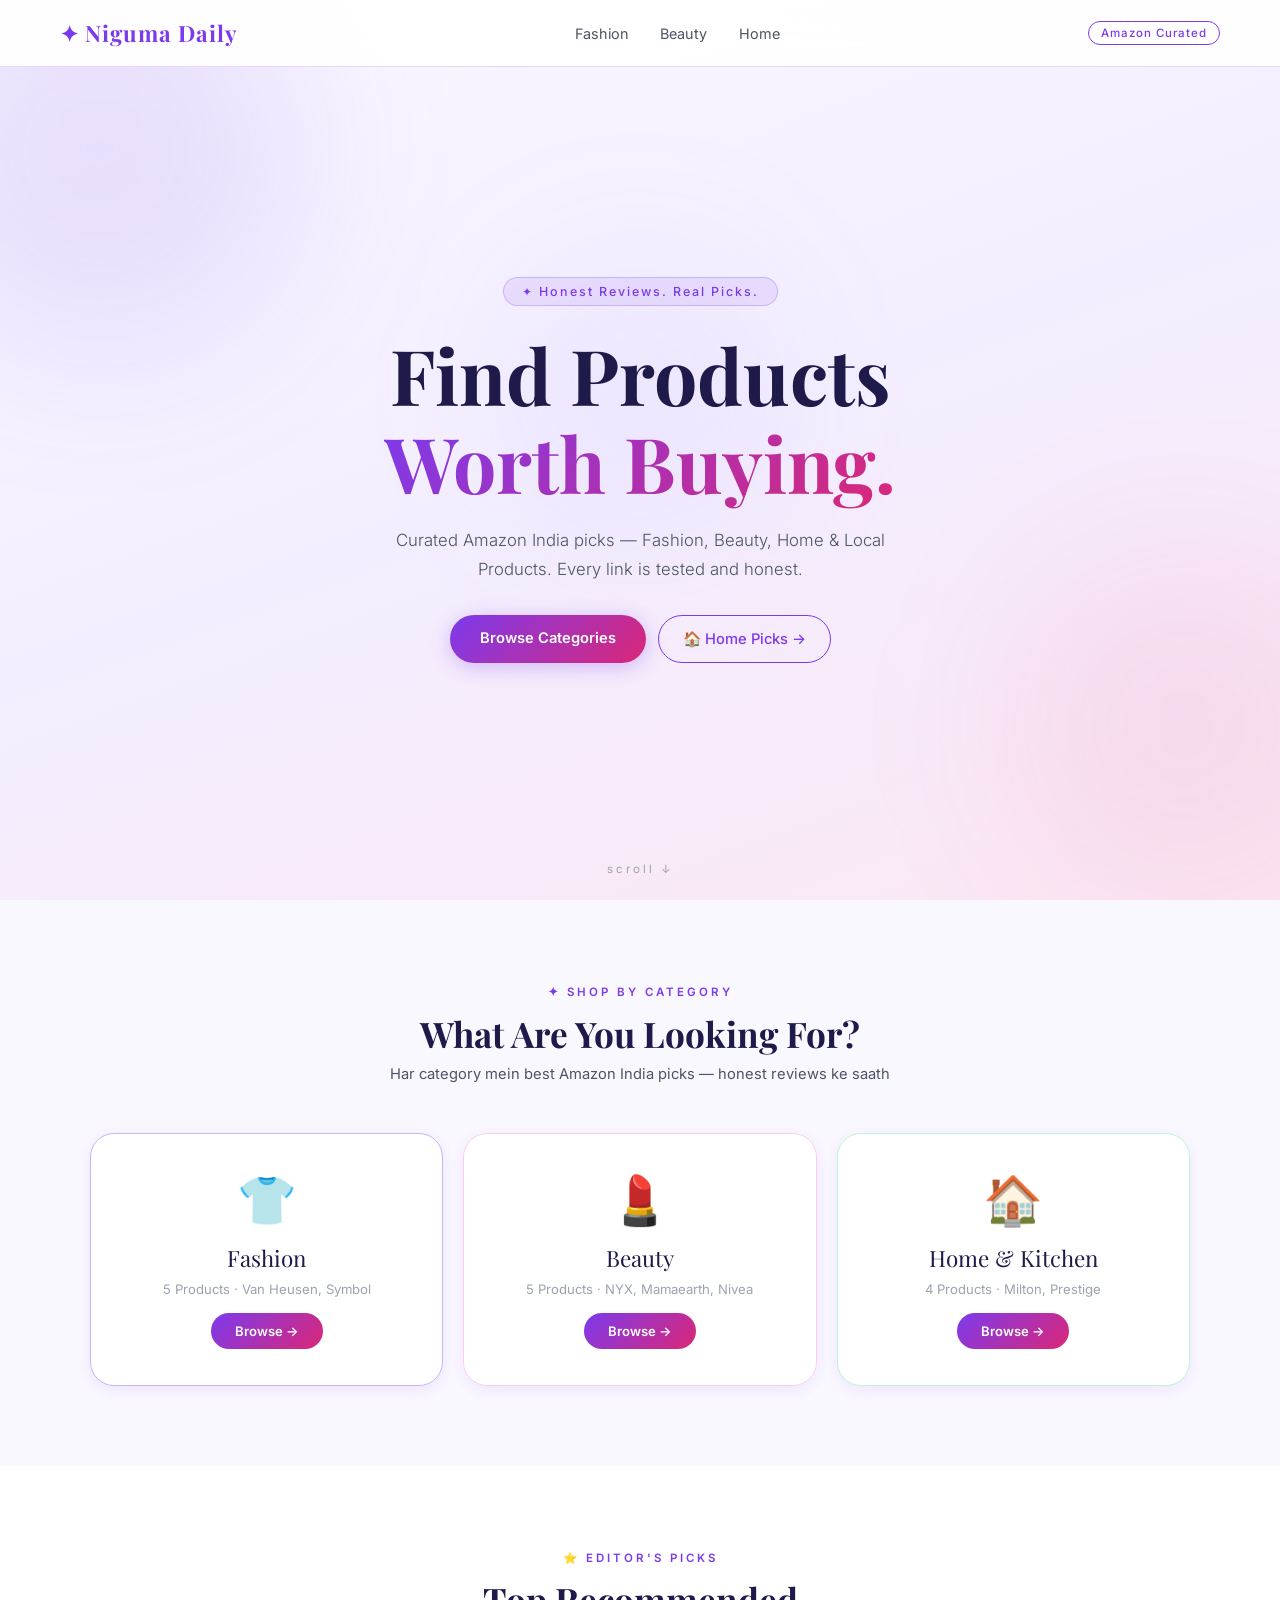
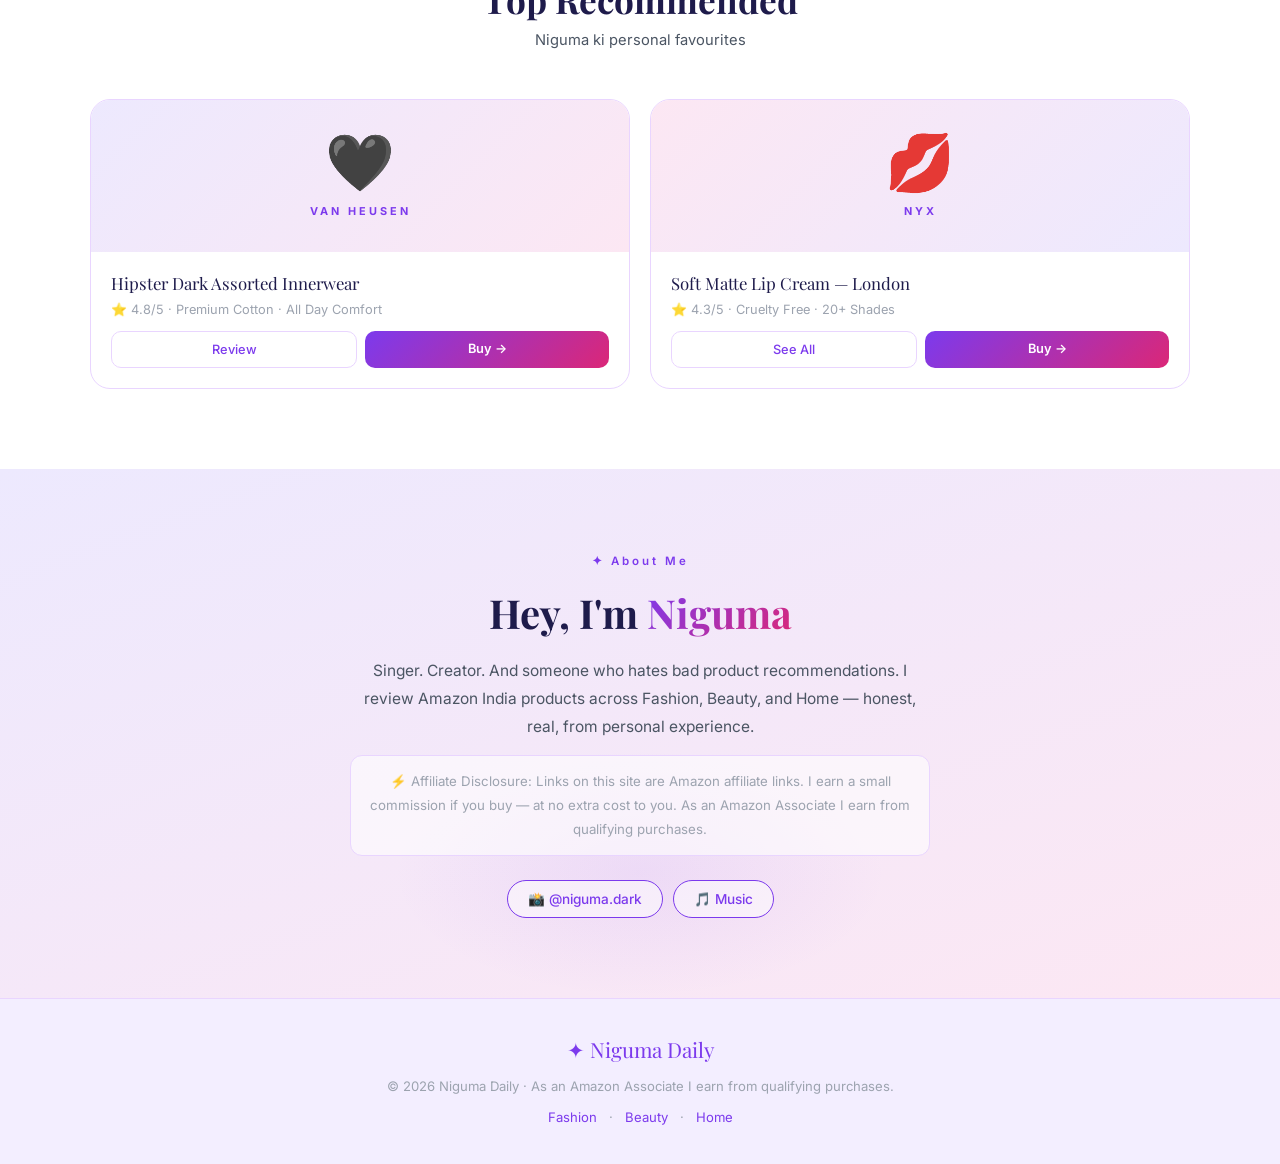
<file: index.html>
<!DOCTYPE html>
<html lang="en">
<head>
    <meta charset="UTF-8">
    <meta name="viewport" content="width=device-width, initial-scale=1.0">
    <title>Niguma Daily — Honest Amazon Reviews India</title>
    <meta name="description" content="Honest Amazon product reviews — Fashion, Beauty, Home & Kitchen. Best picks for India. Curated by Niguma.">
    <link href="https://fonts.googleapis.com/css2?family=Playfair+Display:ital,wght@0,400;0,700;1,400&family=Inter:wght@300;400;500;600&display=swap" rel="stylesheet">
    <link rel="stylesheet" href="./style.css">
    <style>
        .cat-grid { display: grid; grid-template-columns: repeat(auto-fit, minmax(240px, 1fr)); gap: 20px; max-width: 1100px; margin: 0 auto; }
        .cat-card { background: #fff; border: 1.5px solid var(--border); border-radius: 24px; padding: 36px 28px; text-align: center; text-decoration: none; transition: all 0.3s; box-shadow: 0 4px 16px var(--shadow); display: block; }
        .cat-card:hover { transform: translateY(-6px); box-shadow: 0 12px 40px var(--shadow); border-color: var(--purple); }
        .cat-icon { font-size: 3rem; margin-bottom: 14px; display: block; }
        .cat-name { font-family: 'Playfair Display', serif; font-size: 1.4rem; color: var(--text); margin-bottom: 8px; }
        .cat-count { color: var(--text-light); font-size: 0.82rem; margin-bottom: 16px; }
        .cat-btn { display: inline-block; background: linear-gradient(135deg, var(--purple), var(--pink)); color: #fff; padding: 10px 24px; border-radius: 50px; font-size: 0.82rem; font-weight: 600; }
        .cat-card.fashion { border-color: #c4b5fd; }
        .cat-card.fashion:hover { border-color: var(--purple); }
        .cat-card.beauty { border-color: #fbcfe8; }
        .cat-card.beauty:hover { border-color: var(--pink); }
        .cat-card.home { border-color: #bbf7d0; }
        .cat-card.home:hover { border-color: #16a34a; }
        .cat-card.local { border-color: #fde68a; }
        .cat-card.local:hover { border-color: #ca8a04; }
        .featured-grid { display: grid; grid-template-columns: repeat(auto-fit, minmax(280px, 1fr)); gap: 20px; max-width: 1100px; margin: 0 auto; }
        .feat-prod { background: #fff; border: 1.5px solid var(--border); border-radius: 20px; overflow: hidden; transition: all 0.3s; }
        .feat-prod:hover { transform: translateY(-4px); box-shadow: 0 10px 30px var(--shadow); }
        .fp-top { padding: 28px; text-align: center; background: linear-gradient(135deg, var(--purple-light), #fce7f3); }
        .fp-emoji { font-size: 3.5rem; display: block; margin-bottom: 8px; }
        .fp-brand { font-size: 0.68rem; letter-spacing: 3px; color: var(--purple); font-weight: 700; margin-bottom: 6px; }
        .fp-body { padding: 20px; }
        .fp-name { font-family: 'Playfair Display', serif; font-size: 1.05rem; color: var(--text); margin-bottom: 8px; }
        .fp-rating { font-size: 0.8rem; color: var(--text-light); margin-bottom: 14px; }
        .fp-links { display: flex; gap: 8px; }
        .fp-buy { flex: 1; background: linear-gradient(135deg, var(--purple), var(--pink)); color: #fff; padding: 10px; border-radius: 10px; text-decoration: none; font-size: 0.8rem; font-weight: 600; text-align: center; }
        .fp-review { flex: 1; border: 1.5px solid var(--border); color: var(--purple); padding: 10px; border-radius: 10px; text-decoration: none; font-size: 0.8rem; font-weight: 500; text-align: center; }
        @media(max-width:768px) { .cat-grid { grid-template-columns: 1fr 1fr; gap: 12px; } .cat-card { padding: 24px 16px; } .cat-icon { font-size: 2.2rem; } .cat-name { font-size: 1.1rem; } }
        @media(max-width:400px) { .cat-grid { grid-template-columns: 1fr; } }
    </style>
</head>
<body>
<div class="cursor-glow" id="cursorGlow"></div>

<nav class="navbar" id="navbar">
    <div class="nav-logo">✦ Niguma Daily</div>
    <div class="nav-links">
        <a href="./fashion.html">Fashion</a>
        <a href="./beauty.html">Beauty</a>
        <a href="./home.html">Home</a>
    </div>
    <div class="nav-tag">Amazon Curated</div>
</nav>

<section class="hero">
    <div class="hero-bg-orb orb1"></div>
    <div class="hero-bg-orb orb2"></div>
    <div class="hero-bg-orb orb3"></div>
    <div class="hero-content">
        <div class="hero-badge">✦ Honest Reviews. Real Picks.</div>
        <h1 class="hero-title">Find Products<br><span class="gradient-text">Worth Buying.</span></h1>
        <p class="hero-sub">Curated Amazon India picks — Fashion, Beauty, Home & Local Products. Every link is tested and honest.</p>
        <div class="hero-btns">
            <a href="#categories" class="btn-primary">Browse Categories</a>
            <a href="./home.html" class="btn-ghost">🏠 Home Picks →</a>
        </div>
    </div>
    <div class="hero-scroll">scroll ↓</div>
</section>

<!-- Categories -->
<section id="categories" class="section">
    <div class="section-header">
        <span class="section-tag">✦ Shop By Category</span>
        <h2 class="section-title">What Are You Looking For?</h2>
        <p class="section-sub">Har category mein best Amazon India picks — honest reviews ke saath</p>
    </div>
    <div class="cat-grid">
        <a href="./fashion.html" class="cat-card fashion">
            <span class="cat-icon">👕</span>
            <div class="cat-name">Fashion</div>
            <div class="cat-count">5 Products · Van Heusen, Symbol</div>
            <span class="cat-btn">Browse →</span>
        </a>
        <a href="./beauty.html" class="cat-card beauty">
            <span class="cat-icon">💄</span>
            <div class="cat-name">Beauty</div>
            <div class="cat-count">5 Products · NYX, Mamaearth, Nivea</div>
            <span class="cat-btn">Browse →</span>
        </a>
        <a href="./home.html" class="cat-card home">
            <span class="cat-icon">🏠</span>
            <div class="cat-name">Home & Kitchen</div>
            <div class="cat-count">4 Products · Milton, Prestige</div>
            <span class="cat-btn">Browse →</span>
        </a>
    </div>
</section>

<!-- Featured Picks -->
<section class="section" style="background:#fff;">
    <div class="section-header">
        <span class="section-tag">⭐ Editor's Picks</span>
        <h2 class="section-title">Top Recommended</h2>
        <p class="section-sub">Niguma ki personal favourites</p>
    </div>
    <div class="featured-grid">
        <div class="feat-prod">
            <div class="fp-top"><span class="fp-emoji">🖤</span><div class="fp-brand">VAN HEUSEN</div></div>
            <div class="fp-body">
                <div class="fp-name">Hipster Dark Assorted Innerwear</div>
                <div class="fp-rating">⭐ 4.8/5 · Premium Cotton · All Day Comfort</div>
                <div class="fp-links">
                    <a href="./van-heusen-hipster-review.html" class="fp-review">Review</a>
                    <a href="https://amzn.to/4lTySBv" target="_blank" rel="nofollow" class="fp-buy">Buy →</a>
                </div>
            </div>
        </div>
        <div class="feat-prod">
            <div class="fp-top" style="background:linear-gradient(135deg,#fce7f3,#ede9fe);"><span class="fp-emoji">💋</span><div class="fp-brand">NYX</div></div>
            <div class="fp-body">
                <div class="fp-name">Soft Matte Lip Cream — London</div>
                <div class="fp-rating">⭐ 4.3/5 · Cruelty Free · 20+ Shades</div>
                <div class="fp-links">
                    <a href="./beauty.html#nyx" class="fp-review">See All</a>
                    <a href="https://www.amazon.in/dp/B004LXHEX8?tag=animesh03d5-21" target="_blank" rel="nofollow" class="fp-buy">Buy →</a>
                </div>
            </div>
        </div>
    </div>
</section>

<section id="about" class="about-section">
    <div class="about-glow"></div>
    <div class="about-content">
        <div class="about-badge">✦ About Me</div>
        <h2>Hey, I'm <span class="gradient-text">Niguma</span></h2>
        <p>Singer. Creator. And someone who hates bad product recommendations. I review Amazon India products across Fashion, Beauty, and Home — honest, real, from personal experience.</p>
        <p class="disclaimer">⚡ Affiliate Disclosure: Links on this site are Amazon affiliate links. I earn a small commission if you buy — at no extra cost to you. As an Amazon Associate I earn from qualifying purchases.</p>
        <div class="social-row">
            <a href="#" class="social-pill">📸 @niguma.dark</a>
            <a href="#" class="social-pill">🎵 Music</a>
        </div>
    </div>
</section>

<footer>
    <div class="footer-logo">✦ Niguma Daily</div>
    <p>© 2026 Niguma Daily · As an Amazon Associate I earn from qualifying purchases.</p>
    <p style="margin-top:8px;">
        <a href="./fashion.html" style="color:var(--purple);margin:0 8px;text-decoration:none;">Fashion</a> ·
        <a href="./beauty.html" style="color:var(--purple);margin:0 8px;text-decoration:none;">Beauty</a> ·
        <a href="./home.html" style="color:var(--purple);margin:0 8px;text-decoration:none;">Home</a>
    </p>
</footer>
<script src="./script.js"></script>
</body>
</html>
</file>
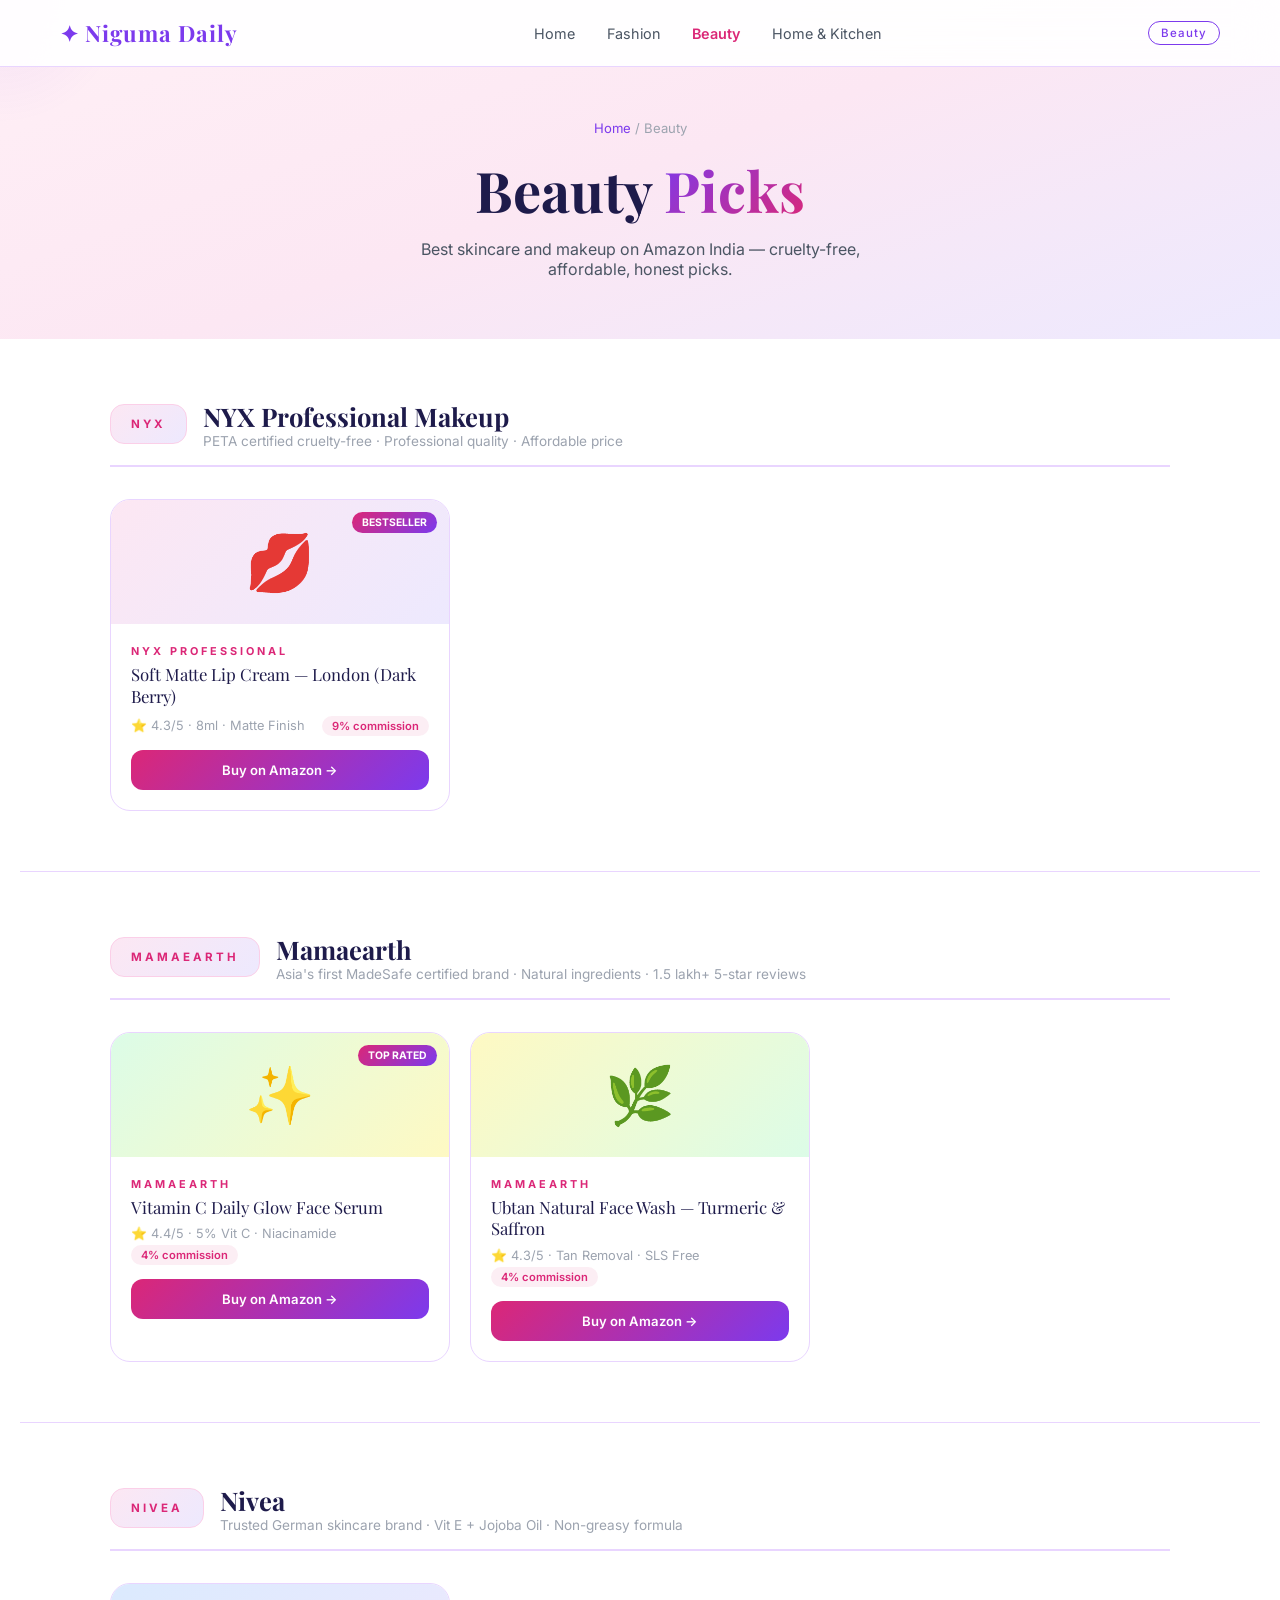
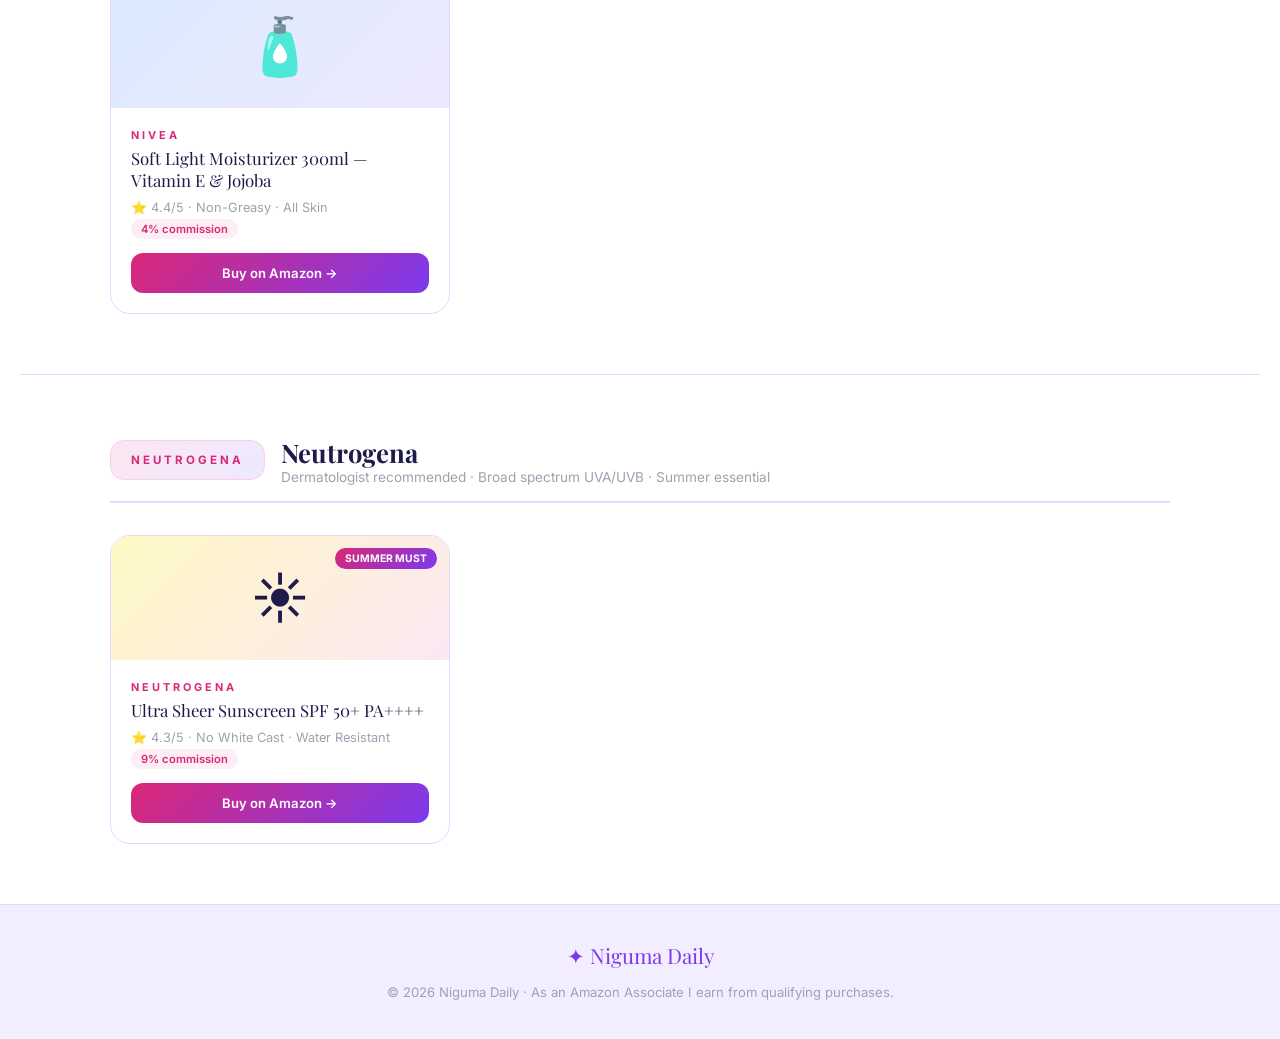
<file: beauty.html>
<!DOCTYPE html>
<html lang="en">
<head>
    <meta charset="UTF-8">
    <meta name="viewport" content="width=device-width, initial-scale=1.0">
    <title>Beauty Picks — NYX, Mamaearth, Nivea | Niguma Daily</title>
    <meta name="description" content="Best beauty products on Amazon India — NYX, Mamaearth, Nivea, Neutrogena. Honest reviews by Niguma.">
    <link href="https://fonts.googleapis.com/css2?family=Playfair+Display:ital,wght@0,400;0,700;1,400&family=Inter:wght@300;400;500;600&display=swap" rel="stylesheet">
    <link rel="stylesheet" href="./style.css">
    <style>
        .page-hero { background:linear-gradient(160deg,#fff0f6,#fce7f3,#ede9fe); padding:120px 60px 60px; text-align:center; }
        .page-hero h1 { font-family:'Playfair Display',serif; font-size:clamp(2rem,5vw,3.5rem); color:var(--text); margin:12px 0; }
        .page-hero p { color:var(--text-mid); font-size:1rem; max-width:500px; margin:0 auto; }
        .breadcrumb { color:var(--text-light); font-size:0.82rem; margin-bottom:16px; }
        .breadcrumb a { color:var(--purple); text-decoration:none; }
        .brand-section { max-width:1100px; margin:0 auto; padding:60px 20px; }
        .brand-header { display:flex; align-items:center; gap:16px; margin-bottom:32px; padding-bottom:16px; border-bottom:2px solid var(--border); }
        .brand-logo { background:linear-gradient(135deg,#fce7f3,var(--purple-light)); border:1.5px solid #fbcfe8; border-radius:14px; padding:12px 20px; font-size:0.72rem; letter-spacing:3px; color:var(--pink); font-weight:700; }
        .brand-info h2 { font-family:'Playfair Display',serif; font-size:1.6rem; color:var(--text); }
        .brand-info p { color:var(--text-light); font-size:0.85rem; }
        .products-grid { display:grid; grid-template-columns:repeat(auto-fill,minmax(260px,1fr)); gap:20px; }
        .prod-card { background:#fff; border:1.5px solid var(--border); border-radius:20px; overflow:hidden; transition:all 0.3s; }
        .prod-card:hover { transform:translateY(-5px); box-shadow:0 12px 36px rgba(219,39,119,0.1); border-color:var(--pink); }
        .pc-img { padding:28px; text-align:center; background:linear-gradient(135deg,#fce7f3,var(--purple-light)); position:relative; }
        .pc-emoji { font-size:3.5rem; display:block; }
        .pc-badge { position:absolute; top:12px; right:12px; background:linear-gradient(135deg,var(--pink),var(--purple)); color:#fff; font-size:0.65rem; padding:4px 10px; border-radius:50px; font-weight:700; }
        .pc-body { padding:20px; }
        .pc-brand { font-size:0.68rem; letter-spacing:3px; color:var(--pink); font-weight:700; margin-bottom:6px; }
        .pc-name { font-family:'Playfair Display',serif; font-size:1.05rem; color:var(--text); margin-bottom:8px; line-height:1.3; }
        .pc-meta { display:flex; justify-content:space-between; align-items:center; margin-bottom:14px; flex-wrap:wrap; gap:4px; }
        .pc-rating { font-size:0.8rem; color:var(--text-light); }
        .pc-commission { background:rgba(219,39,119,0.08); color:var(--pink); font-size:0.7rem; padding:3px 10px; border-radius:50px; font-weight:600; }
        .pc-buy { display:block; background:linear-gradient(135deg,var(--pink),var(--purple)); color:#fff; padding:12px; border-radius:12px; text-decoration:none; font-size:0.82rem; font-weight:600; text-align:center; }
        .divider { border:none; border-top:1px solid var(--border); margin:0 20px; }
        @media(max-width:768px) { .page-hero{padding:100px 20px 40px;} .brand-section{padding:40px 16px;} .products-grid{grid-template-columns:1fr 1fr; gap:12px;} .pc-img{padding:20px;} .pc-body{padding:14px;} }
        @media(max-width:400px) { .products-grid{grid-template-columns:1fr;} }
    </style>
</head>
<body>
<div class="cursor-glow" id="cursorGlow"></div>
<nav class="navbar" id="navbar">
    <div class="nav-logo">✦ Niguma Daily</div>
    <div class="nav-links">
        <a href="./index.html">Home</a>
        <a href="./fashion.html">Fashion</a>
        <a href="./beauty.html" style="color:var(--pink);font-weight:600;">Beauty</a>
        <a href="./home.html">Home & Kitchen</a>
    </div>
    <div class="nav-tag">Beauty</div>
</nav>

<div class="page-hero">
    <div class="breadcrumb"><a href="./index.html">Home</a> / Beauty</div>
    <h1>Beauty <span class="gradient-text">Picks</span></h1>
    <p>Best skincare and makeup on Amazon India — cruelty-free, affordable, honest picks.</p>
</div>

<!-- NYX -->
<div id="nyx" class="brand-section">
    <div class="brand-header">
        <div class="brand-logo">NYX</div>
        <div class="brand-info">
            <h2>NYX Professional Makeup</h2>
            <p>PETA certified cruelty-free · Professional quality · Affordable price</p>
        </div>
    </div>
    <div class="products-grid">
        <div class="prod-card">
            <div class="pc-img"><span class="pc-emoji">💋</span><span class="pc-badge">BESTSELLER</span></div>
            <div class="pc-body">
                <div class="pc-brand">NYX PROFESSIONAL</div>
                <div class="pc-name">Soft Matte Lip Cream — London (Dark Berry)</div>
                <div class="pc-meta"><span class="pc-rating">⭐ 4.3/5 · 8ml · Matte Finish</span><span class="pc-commission">9% commission</span></div>
                <a href="https://www.amazon.in/dp/B004LXHEX8?tag=animesh03d5-21" target="_blank" rel="nofollow" class="pc-buy">Buy on Amazon →</a>
            </div>
        </div>
    </div>
</div>

<hr class="divider">

<!-- MAMAEARTH -->
<div id="mamaearth" class="brand-section">
    <div class="brand-header">
        <div class="brand-logo">MAMAEARTH</div>
        <div class="brand-info">
            <h2>Mamaearth</h2>
            <p>Asia's first MadeSafe certified brand · Natural ingredients · 1.5 lakh+ 5-star reviews</p>
        </div>
    </div>
    <div class="products-grid">
        <div class="prod-card">
            <div class="pc-img" style="background:linear-gradient(135deg,#dcfce7,#fef9c3);"><span class="pc-emoji">✨</span><span class="pc-badge">TOP RATED</span></div>
            <div class="pc-body">
                <div class="pc-brand">MAMAEARTH</div>
                <div class="pc-name">Vitamin C Daily Glow Face Serum</div>
                <div class="pc-meta"><span class="pc-rating">⭐ 4.4/5 · 5% Vit C · Niacinamide</span><span class="pc-commission">4% commission</span></div>
                <a href="https://www.amazon.in/dp/B0BSQC8H7J?tag=animesh03d5-21" target="_blank" rel="nofollow" class="pc-buy">Buy on Amazon →</a>
            </div>
        </div>
        <div class="prod-card">
            <div class="pc-img" style="background:linear-gradient(135deg,#fef9c3,#dcfce7);"><span class="pc-emoji">🌿</span></div>
            <div class="pc-body">
                <div class="pc-brand">MAMAEARTH</div>
                <div class="pc-name">Ubtan Natural Face Wash — Turmeric & Saffron</div>
                <div class="pc-meta"><span class="pc-rating">⭐ 4.3/5 · Tan Removal · SLS Free</span><span class="pc-commission">4% commission</span></div>
                <a href="https://www.amazon.in/dp/B07FPV716J?tag=animesh03d5-21" target="_blank" rel="nofollow" class="pc-buy">Buy on Amazon →</a>
            </div>
        </div>
    </div>
</div>

<hr class="divider">

<!-- NIVEA -->
<div id="nivea" class="brand-section">
    <div class="brand-header">
        <div class="brand-logo">NIVEA</div>
        <div class="brand-info">
            <h2>Nivea</h2>
            <p>Trusted German skincare brand · Vit E + Jojoba Oil · Non-greasy formula</p>
        </div>
    </div>
    <div class="products-grid">
        <div class="prod-card">
            <div class="pc-img" style="background:linear-gradient(135deg,#dbeafe,#ede9fe);"><span class="pc-emoji">🧴</span></div>
            <div class="pc-body">
                <div class="pc-brand">NIVEA</div>
                <div class="pc-name">Soft Light Moisturizer 300ml — Vitamin E & Jojoba</div>
                <div class="pc-meta"><span class="pc-rating">⭐ 4.4/5 · Non-Greasy · All Skin</span><span class="pc-commission">4% commission</span></div>
                <a href="https://www.amazon.in/dp/B003ET0D2O?tag=animesh03d5-21" target="_blank" rel="nofollow" class="pc-buy">Buy on Amazon →</a>
            </div>
        </div>
    </div>
</div>

<hr class="divider">

<!-- NEUTROGENA -->
<div id="neutrogena" class="brand-section">
    <div class="brand-header">
        <div class="brand-logo">NEUTROGENA</div>
        <div class="brand-info">
            <h2>Neutrogena</h2>
            <p>Dermatologist recommended · Broad spectrum UVA/UVB · Summer essential</p>
        </div>
    </div>
    <div class="products-grid">
        <div class="prod-card">
            <div class="pc-img" style="background:linear-gradient(135deg,#fef9c3,#fce7f3);"><span class="pc-emoji">☀️</span><span class="pc-badge">SUMMER MUST</span></div>
            <div class="pc-body">
                <div class="pc-brand">NEUTROGENA</div>
                <div class="pc-name">Ultra Sheer Sunscreen SPF 50+ PA++++</div>
                <div class="pc-meta"><span class="pc-rating">⭐ 4.3/5 · No White Cast · Water Resistant</span><span class="pc-commission">9% commission</span></div>
                <a href="https://www.amazon.in/dp/B082PFY9S7?tag=animesh03d5-21" target="_blank" rel="nofollow" class="pc-buy">Buy on Amazon →</a>
            </div>
        </div>
    </div>
</div>

<footer>
    <div class="footer-logo">✦ Niguma Daily</div>
    <p>© 2026 Niguma Daily · As an Amazon Associate I earn from qualifying purchases.</p>
</footer>
<script src="./script.js"></script>
</body>
</html>
</file>
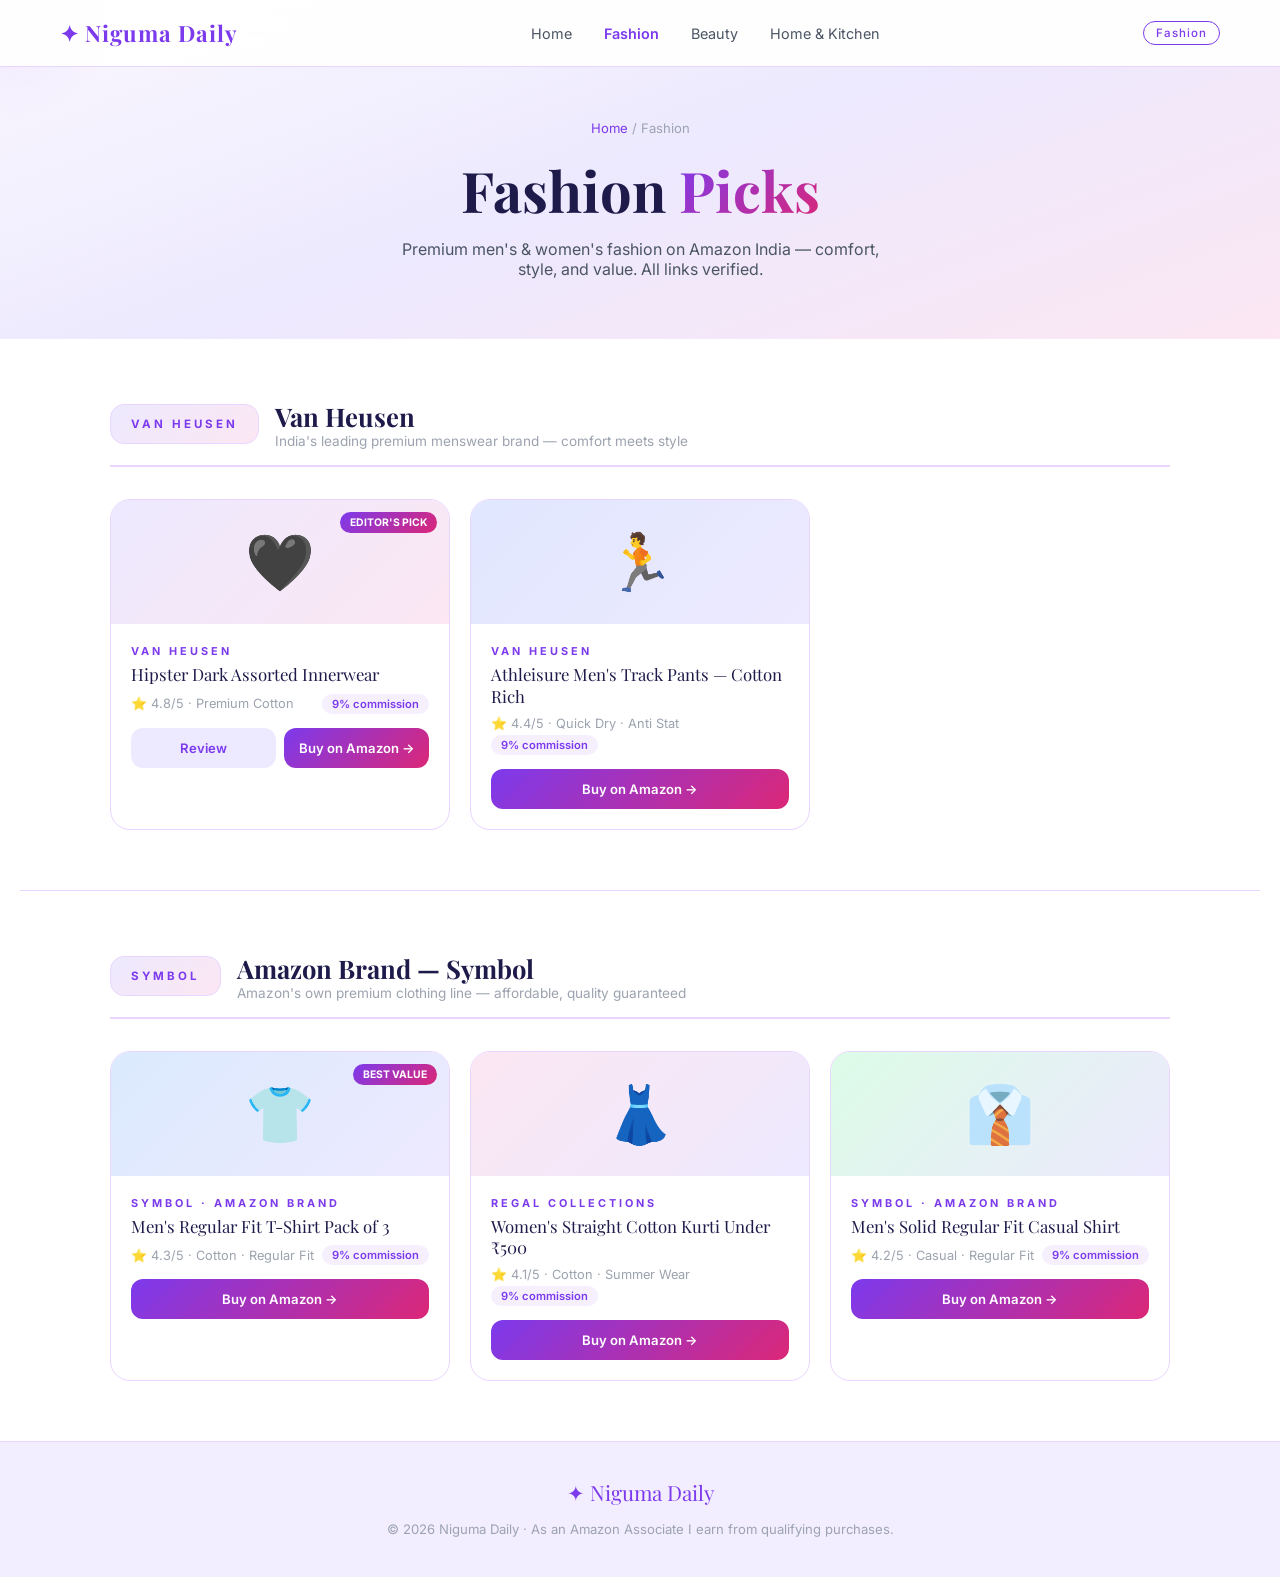
<file: fashion.html>
<!DOCTYPE html>
<html lang="en">
<head>
    <meta charset="UTF-8">
    <meta name="viewport" content="width=device-width, initial-scale=1.0">
    <title>Fashion Picks — Van Heusen & Symbol | Niguma Daily</title>
    <meta name="description" content="Best men's fashion on Amazon India — Van Heusen innerwear, track pants, Symbol t-shirts and more. Honest reviews by Niguma.">
    <link href="https://fonts.googleapis.com/css2?family=Playfair+Display:ital,wght@0,400;0,700;1,400&family=Inter:wght@300;400;500;600&display=swap" rel="stylesheet">
    <link rel="stylesheet" href="./style.css">
    <style>
        .page-hero { background: linear-gradient(160deg,#faf8ff,#ede9fe,#fce7f3); padding: 120px 60px 60px; text-align:center; }
        .page-hero h1 { font-family:'Playfair Display',serif; font-size:clamp(2rem,5vw,3.5rem); color:var(--text); margin:12px 0; }
        .page-hero p { color:var(--text-mid); font-size:1rem; max-width:500px; margin:0 auto; }
        .breadcrumb { color:var(--text-light); font-size:0.82rem; margin-bottom:16px; }
        .breadcrumb a { color:var(--purple); text-decoration:none; }

        .brand-section { max-width:1100px; margin:0 auto; padding:60px 20px; }
        .brand-header { display:flex; align-items:center; gap:16px; margin-bottom:32px; padding-bottom:16px; border-bottom:2px solid var(--border); }
        .brand-logo { background:linear-gradient(135deg,var(--purple-light),#fce7f3); border:1.5px solid var(--border); border-radius:14px; padding:12px 20px; font-size:0.72rem; letter-spacing:3px; color:var(--purple); font-weight:700; }
        .brand-info h2 { font-family:'Playfair Display',serif; font-size:1.6rem; color:var(--text); }
        .brand-info p { color:var(--text-light); font-size:0.85rem; }

        .products-grid { display:grid; grid-template-columns:repeat(auto-fill,minmax(260px,1fr)); gap:20px; }
        .prod-card { background:#fff; border:1.5px solid var(--border); border-radius:20px; overflow:hidden; transition:all 0.3s; }
        .prod-card:hover { transform:translateY(-5px); box-shadow:0 12px 36px var(--shadow); border-color:var(--purple); }
        .pc-img { padding:28px; text-align:center; background:linear-gradient(135deg,var(--purple-light),#fce7f3); position:relative; }
        .pc-emoji { font-size:3.5rem; display:block; }
        .pc-badge { position:absolute; top:12px; right:12px; background:linear-gradient(135deg,var(--purple),var(--pink)); color:#fff; font-size:0.65rem; padding:4px 10px; border-radius:50px; font-weight:700; }
        .pc-body { padding:20px; }
        .pc-brand { font-size:0.68rem; letter-spacing:3px; color:var(--purple); font-weight:700; margin-bottom:6px; }
        .pc-name { font-family:'Playfair Display',serif; font-size:1.05rem; color:var(--text); margin-bottom:8px; line-height:1.3; }
        .pc-meta { display:flex; justify-content:space-between; align-items:center; margin-bottom:14px; flex-wrap:wrap; gap:4px; }
        .pc-rating { font-size:0.8rem; color:var(--text-light); }
        .pc-commission { background:rgba(124,58,237,0.08); color:var(--purple); font-size:0.7rem; padding:3px 10px; border-radius:50px; font-weight:600; }
        .pc-links { display:flex; gap:8px; }
        .pc-buy { flex:1; background:linear-gradient(135deg,var(--purple),var(--pink)); color:#fff; padding:12px; border-radius:12px; text-decoration:none; font-size:0.82rem; font-weight:600; text-align:center; }
        .divider { border:none; border-top:1px solid var(--border); margin:0 20px; }

        @media(max-width:768px) { .page-hero{padding:100px 20px 40px;} .brand-section{padding:40px 16px;} .products-grid{grid-template-columns:1fr 1fr; gap:12px;} .pc-img{padding:20px;} .pc-body{padding:14px;} .pc-name{font-size:0.95rem;} }
        @media(max-width:400px) { .products-grid{grid-template-columns:1fr;} }
    </style>
</head>
<body>
<div class="cursor-glow" id="cursorGlow"></div>
<nav class="navbar" id="navbar">
    <div class="nav-logo">✦ Niguma Daily</div>
    <div class="nav-links">
        <a href="./index.html">Home</a>
        <a href="./fashion.html" style="color:var(--purple);font-weight:600;">Fashion</a>
        <a href="./beauty.html">Beauty</a>
        <a href="./home.html">Home & Kitchen</a>
    </div>
    <div class="nav-tag">Fashion</div>
</nav>

<div class="page-hero">
    <div class="breadcrumb"><a href="./index.html">Home</a> / Fashion</div>
    <h1>Fashion <span class="gradient-text">Picks</span></h1>
    <p>Premium men's & women's fashion on Amazon India — comfort, style, and value. All links verified.</p>
</div>

<!-- VAN HEUSEN BRAND -->
<div class="brand-section">
    <div class="brand-header">
        <div class="brand-logo">VAN HEUSEN</div>
        <div class="brand-info">
            <h2>Van Heusen</h2>
            <p>India's leading premium menswear brand — comfort meets style</p>
        </div>
    </div>
    <div class="products-grid">

        <div class="prod-card">
            <div class="pc-img">
                <span class="pc-emoji">🖤</span>
                <span class="pc-badge">EDITOR'S PICK</span>
            </div>
            <div class="pc-body">
                <div class="pc-brand">VAN HEUSEN</div>
                <div class="pc-name">Hipster Dark Assorted Innerwear</div>
                <div class="pc-meta">
                    <span class="pc-rating">⭐ 4.8/5 · Premium Cotton</span>
                    <span class="pc-commission">9% commission</span>
                </div>
                <div class="pc-links">
                    <a href="./van-heusen-hipster-review.html" class="pc-buy" style="background:var(--purple-light);color:var(--purple);">Review</a>
                    <a href="https://amzn.to/4lTySBv" target="_blank" rel="nofollow" class="pc-buy">Buy on Amazon →</a>
                </div>
            </div>
        </div>

        <div class="prod-card">
            <div class="pc-img" style="background:linear-gradient(135deg,#e0e7ff,#ede9fe);">
                <span class="pc-emoji">🏃</span>
            </div>
            <div class="pc-body">
                <div class="pc-brand">VAN HEUSEN</div>
                <div class="pc-name">Athleisure Men's Track Pants — Cotton Rich</div>
                <div class="pc-meta">
                    <span class="pc-rating">⭐ 4.4/5 · Quick Dry · Anti Stat</span>
                    <span class="pc-commission">9% commission</span>
                </div>
                <div class="pc-links">
                    <a href="https://www.amazon.in/dp/B09Y773H47?tag=animesh03d5-21" target="_blank" rel="nofollow" class="pc-buy">Buy on Amazon →</a>
                </div>
            </div>
        </div>

    </div>
</div>

<hr class="divider">

<!-- SYMBOL BRAND -->
<div class="brand-section">
    <div class="brand-header">
        <div class="brand-logo">SYMBOL</div>
        <div class="brand-info">
            <h2>Amazon Brand — Symbol</h2>
            <p>Amazon's own premium clothing line — affordable, quality guaranteed</p>
        </div>
    </div>
    <div class="products-grid">

        <div class="prod-card">
            <div class="pc-img" style="background:linear-gradient(135deg,#dbeafe,#ede9fe);">
                <span class="pc-emoji">👕</span>
                <span class="pc-badge">BEST VALUE</span>
            </div>
            <div class="pc-body">
                <div class="pc-brand">SYMBOL · AMAZON BRAND</div>
                <div class="pc-name">Men's Regular Fit T-Shirt Pack of 3</div>
                <div class="pc-meta">
                    <span class="pc-rating">⭐ 4.3/5 · Cotton · Regular Fit</span>
                    <span class="pc-commission">9% commission</span>
                </div>
                <div class="pc-links">
                    <a href="https://www.amazon.in/dp/B09YNDBGXS?tag=animesh03d5-21" target="_blank" rel="nofollow" class="pc-buy">Buy on Amazon →</a>
                </div>
            </div>
        </div>

        <div class="prod-card">
            <div class="pc-img" style="background:linear-gradient(135deg,#fce7f3,#ede9fe);">
                <span class="pc-emoji">👗</span>
            </div>
            <div class="pc-body">
                <div class="pc-brand">REGAL COLLECTIONS</div>
                <div class="pc-name">Women's Straight Cotton Kurti Under ₹500</div>
                <div class="pc-meta">
                    <span class="pc-rating">⭐ 4.1/5 · Cotton · Summer Wear</span>
                    <span class="pc-commission">9% commission</span>
                </div>
                <div class="pc-links">
                    <a href="https://www.amazon.in/dp/B07FBW2N11?tag=animesh03d5-21" target="_blank" rel="nofollow" class="pc-buy">Buy on Amazon →</a>
                </div>
            </div>
        </div>

        <div class="prod-card">
            <div class="pc-img" style="background:linear-gradient(135deg,#dcfce7,#ede9fe);">
                <span class="pc-emoji">👔</span>
            </div>
            <div class="pc-body">
                <div class="pc-brand">SYMBOL · AMAZON BRAND</div>
                <div class="pc-name">Men's Solid Regular Fit Casual Shirt</div>
                <div class="pc-meta">
                    <span class="pc-rating">⭐ 4.2/5 · Casual · Regular Fit</span>
                    <span class="pc-commission">9% commission</span>
                </div>
                <div class="pc-links">
                    <a href="https://www.amazon.in/dp/B0DPG622RR?tag=animesh03d5-21" target="_blank" rel="nofollow" class="pc-buy">Buy on Amazon →</a>
                </div>
            </div>
        </div>

    </div>
</div>

<footer>
    <div class="footer-logo">✦ Niguma Daily</div>
    <p>© 2026 Niguma Daily · As an Amazon Associate I earn from qualifying purchases.</p>
</footer>
<script src="./script.js"></script>
</body>
</html>
</file>
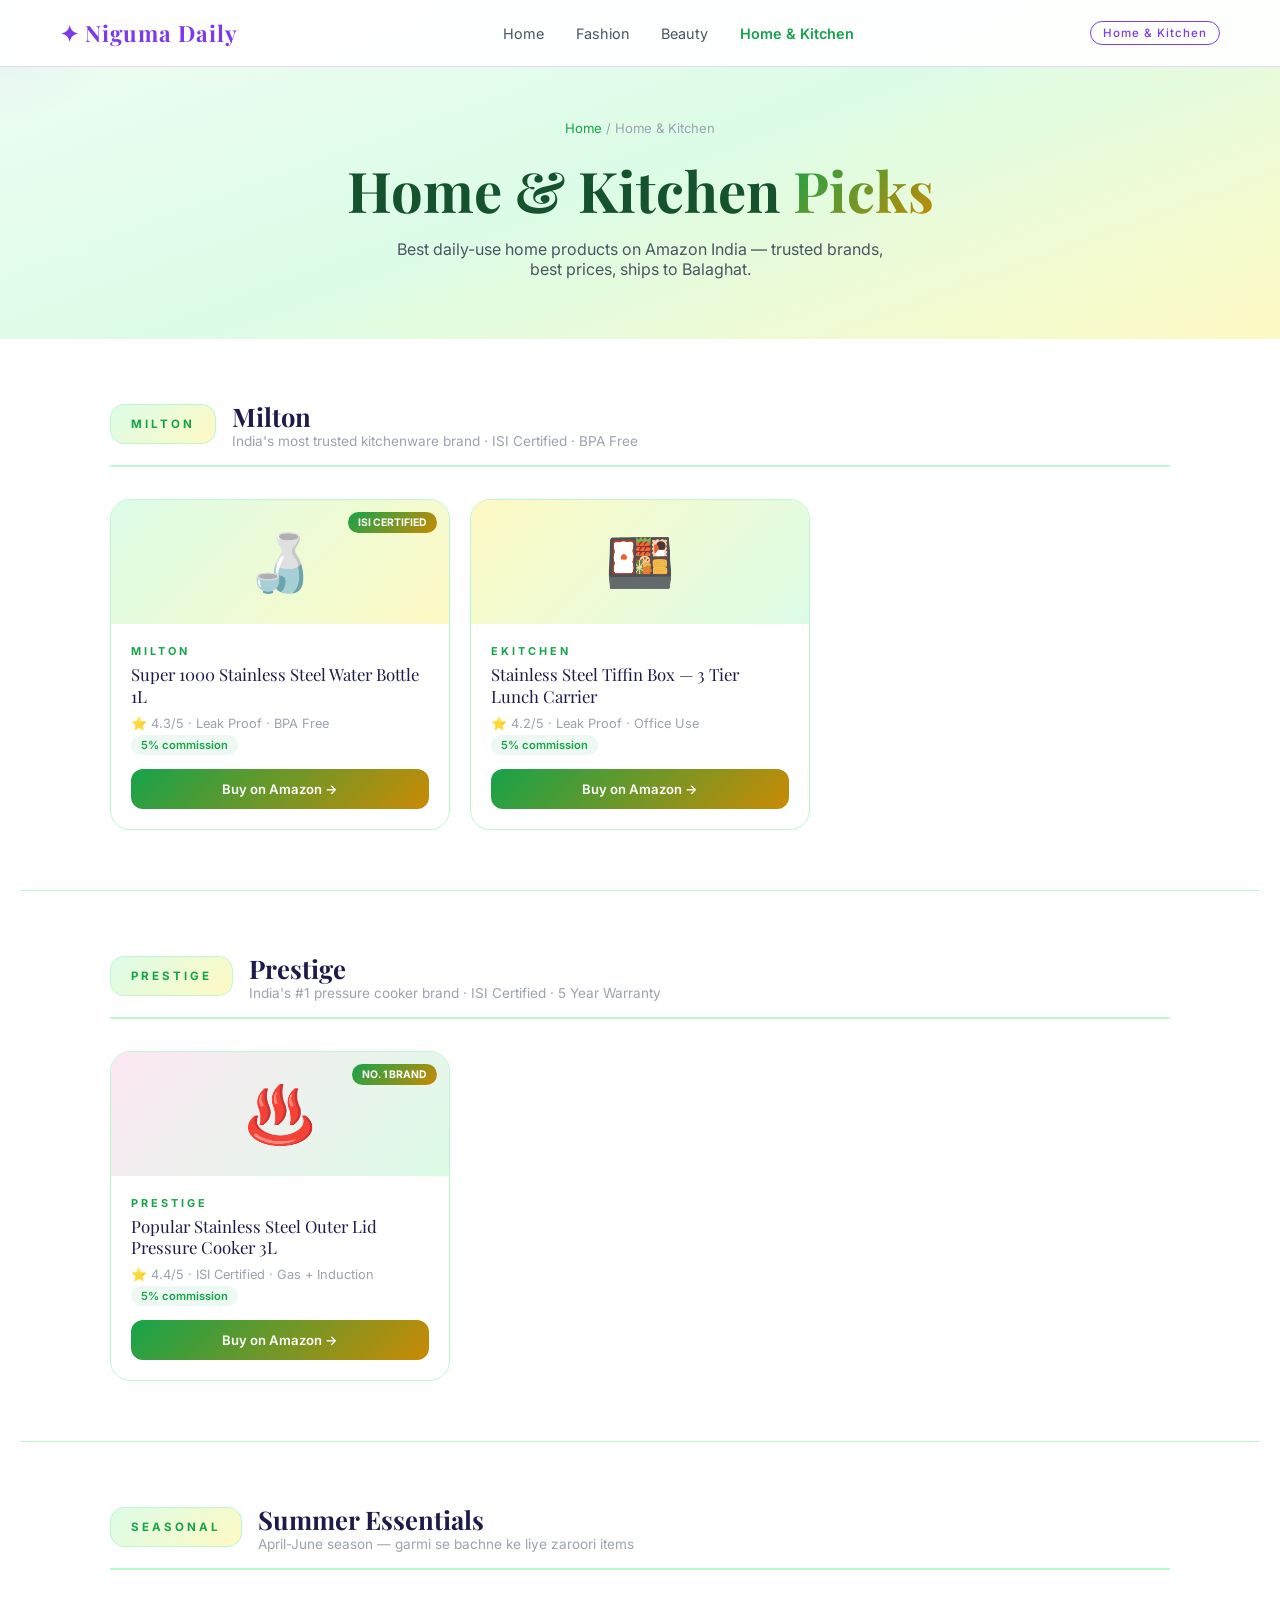
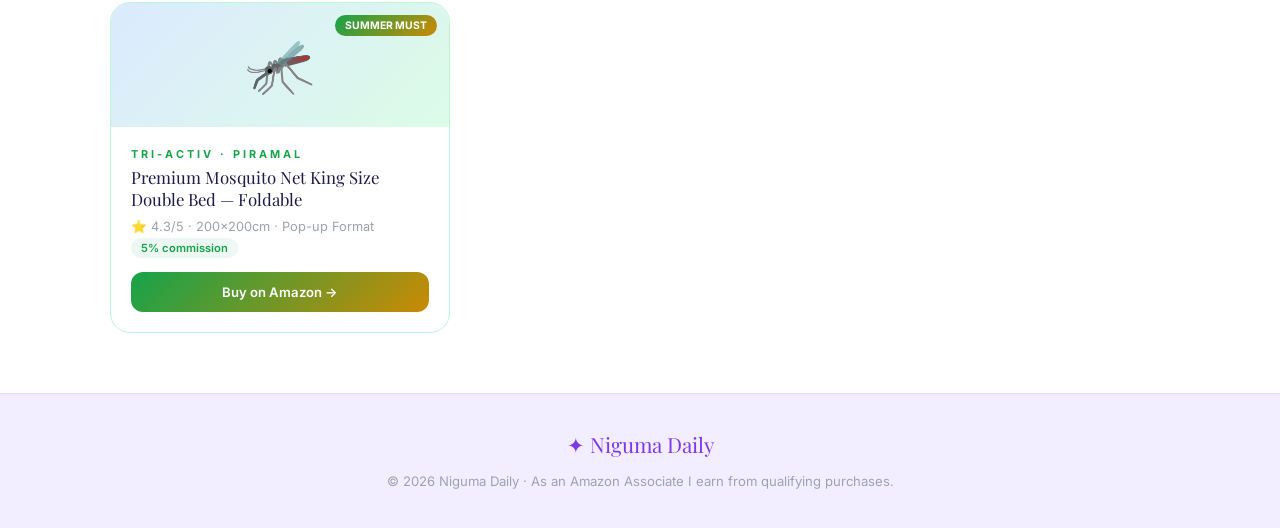
<file: home.html>
<!DOCTYPE html>
<html lang="en">
<head>
    <meta charset="UTF-8">
    <meta name="viewport" content="width=device-width, initial-scale=1.0">
    <title>Home & Kitchen Picks — Milton, Prestige | Niguma Daily</title>
    <meta name="description" content="Best home and kitchen products on Amazon India — Milton water bottles, Prestige pressure cookers, tiffin boxes and more.">
    <link href="https://fonts.googleapis.com/css2?family=Playfair+Display:ital,wght@0,400;0,700;1,400&family=Inter:wght@300;400;500;600&display=swap" rel="stylesheet">
    <link rel="stylesheet" href="./style.css">
    <style>
        .page-hero { background:linear-gradient(160deg,#f0fdf4,#dcfce7,#fef9c3); padding:120px 60px 60px; text-align:center; }
        .page-hero h1 { font-family:'Playfair Display',serif; font-size:clamp(2rem,5vw,3.5rem); color:#14532d; margin:12px 0; }
        .gradient-green { background:linear-gradient(135deg,#16a34a,#ca8a04); -webkit-background-clip:text; -webkit-text-fill-color:transparent; background-clip:text; }
        .page-hero p { color:var(--text-mid); font-size:1rem; max-width:500px; margin:0 auto; }
        .breadcrumb { color:var(--text-light); font-size:0.82rem; margin-bottom:16px; }
        .breadcrumb a { color:#16a34a; text-decoration:none; }
        .brand-section { max-width:1100px; margin:0 auto; padding:60px 20px; }
        .brand-header { display:flex; align-items:center; gap:16px; margin-bottom:32px; padding-bottom:16px; border-bottom:2px solid #bbf7d0; }
        .brand-logo { background:linear-gradient(135deg,#dcfce7,#fef9c3); border:1.5px solid #bbf7d0; border-radius:14px; padding:12px 20px; font-size:0.72rem; letter-spacing:3px; color:#16a34a; font-weight:700; }
        .brand-info h2 { font-family:'Playfair Display',serif; font-size:1.6rem; color:var(--text); }
        .brand-info p { color:var(--text-light); font-size:0.85rem; }
        .products-grid { display:grid; grid-template-columns:repeat(auto-fill,minmax(260px,1fr)); gap:20px; }
        .prod-card { background:#fff; border:1.5px solid #bbf7d0; border-radius:20px; overflow:hidden; transition:all 0.3s; }
        .prod-card:hover { transform:translateY(-5px); box-shadow:0 12px 36px rgba(22,163,74,0.1); border-color:#16a34a; }
        .pc-img { padding:28px; text-align:center; background:linear-gradient(135deg,#dcfce7,#fef9c3); position:relative; }
        .pc-emoji { font-size:3.5rem; display:block; }
        .pc-badge { position:absolute; top:12px; right:12px; background:linear-gradient(135deg,#16a34a,#ca8a04); color:#fff; font-size:0.65rem; padding:4px 10px; border-radius:50px; font-weight:700; }
        .pc-body { padding:20px; }
        .pc-brand { font-size:0.68rem; letter-spacing:3px; color:#16a34a; font-weight:700; margin-bottom:6px; }
        .pc-name { font-family:'Playfair Display',serif; font-size:1.05rem; color:var(--text); margin-bottom:8px; line-height:1.3; }
        .pc-meta { display:flex; justify-content:space-between; align-items:center; margin-bottom:14px; flex-wrap:wrap; gap:4px; }
        .pc-rating { font-size:0.8rem; color:var(--text-light); }
        .pc-commission { background:rgba(22,163,74,0.08); color:#16a34a; font-size:0.7rem; padding:3px 10px; border-radius:50px; font-weight:600; }
        .pc-buy { display:block; background:linear-gradient(135deg,#16a34a,#ca8a04); color:#fff; padding:12px; border-radius:12px; text-decoration:none; font-size:0.82rem; font-weight:600; text-align:center; }
        .divider { border:none; border-top:1px solid #bbf7d0; margin:0 20px; }
        @media(max-width:768px) { .page-hero{padding:100px 20px 40px;} .brand-section{padding:40px 16px;} .products-grid{grid-template-columns:1fr 1fr; gap:12px;} .pc-img{padding:20px;} .pc-body{padding:14px;} }
        @media(max-width:400px) { .products-grid{grid-template-columns:1fr;} }
    </style>
</head>
<body>
<div class="cursor-glow" id="cursorGlow"></div>
<nav class="navbar" id="navbar">
    <div class="nav-logo">✦ Niguma Daily</div>
    <div class="nav-links">
        <a href="./index.html">Home</a>
        <a href="./fashion.html">Fashion</a>
        <a href="./beauty.html">Beauty</a>
        <a href="./home.html" style="color:#16a34a;font-weight:600;">Home & Kitchen</a>
    </div>
    <div class="nav-tag">Home & Kitchen</div>
</nav>

<div class="page-hero">
    <div class="breadcrumb"><a href="./index.html">Home</a> / Home & Kitchen</div>
    <h1>Home & Kitchen <span class="gradient-green">Picks</span></h1>
    <p>Best daily-use home products on Amazon India — trusted brands, best prices, ships to Balaghat.</p>
</div>

<!-- MILTON -->
<div class="brand-section">
    <div class="brand-header">
        <div class="brand-logo">MILTON</div>
        <div class="brand-info">
            <h2>Milton</h2>
            <p>India's most trusted kitchenware brand · ISI Certified · BPA Free</p>
        </div>
    </div>
    <div class="products-grid">
        <div class="prod-card">
            <div class="pc-img"><span class="pc-emoji">🍶</span><span class="pc-badge">ISI CERTIFIED</span></div>
            <div class="pc-body">
                <div class="pc-brand">MILTON</div>
                <div class="pc-name">Super 1000 Stainless Steel Water Bottle 1L</div>
                <div class="pc-meta"><span class="pc-rating">⭐ 4.3/5 · Leak Proof · BPA Free</span><span class="pc-commission">5% commission</span></div>
                <a href="https://www.amazon.in/dp/B07NJJ7LDK?tag=animesh03d5-21" target="_blank" rel="nofollow" class="pc-buy">Buy on Amazon →</a>
            </div>
        </div>
        <div class="prod-card">
            <div class="pc-img" style="background:linear-gradient(135deg,#fef9c3,#dcfce7);"><span class="pc-emoji">🍱</span></div>
            <div class="pc-body">
                <div class="pc-brand">EKITCHEN</div>
                <div class="pc-name">Stainless Steel Tiffin Box — 3 Tier Lunch Carrier</div>
                <div class="pc-meta"><span class="pc-rating">⭐ 4.2/5 · Leak Proof · Office Use</span><span class="pc-commission">5% commission</span></div>
                <a href="https://www.amazon.in/dp/B09W5XG2DX?tag=animesh03d5-21" target="_blank" rel="nofollow" class="pc-buy">Buy on Amazon →</a>
            </div>
        </div>
    </div>
</div>

<hr class="divider">

<!-- PRESTIGE -->
<div class="brand-section">
    <div class="brand-header">
        <div class="brand-logo">PRESTIGE</div>
        <div class="brand-info">
            <h2>Prestige</h2>
            <p>India's #1 pressure cooker brand · ISI Certified · 5 Year Warranty</p>
        </div>
    </div>
    <div class="products-grid">
        <div class="prod-card">
            <div class="pc-img" style="background:linear-gradient(135deg,#fce7f3,#dcfce7);"><span class="pc-emoji">♨️</span><span class="pc-badge">NO. 1 BRAND</span></div>
            <div class="pc-body">
                <div class="pc-brand">PRESTIGE</div>
                <div class="pc-name">Popular Stainless Steel Outer Lid Pressure Cooker 3L</div>
                <div class="pc-meta"><span class="pc-rating">⭐ 4.4/5 · ISI Certified · Gas + Induction</span><span class="pc-commission">5% commission</span></div>
                <a href="https://www.amazon.in/dp/B074DCTWFW?tag=animesh03d5-21" target="_blank" rel="nofollow" class="pc-buy">Buy on Amazon →</a>
            </div>
        </div>
    </div>
</div>

<hr class="divider">

<!-- SEASONAL -->
<div class="brand-section">
    <div class="brand-header">
        <div class="brand-logo">SEASONAL</div>
        <div class="brand-info">
            <h2>Summer Essentials</h2>
            <p>April-June season — garmi se bachne ke liye zaroori items</p>
        </div>
    </div>
    <div class="products-grid">
        <div class="prod-card">
            <div class="pc-img" style="background:linear-gradient(135deg,#dbeafe,#dcfce7);"><span class="pc-emoji">🦟</span><span class="pc-badge">SUMMER MUST</span></div>
            <div class="pc-body">
                <div class="pc-brand">TRI-ACTIV · PIRAMAL</div>
                <div class="pc-name">Premium Mosquito Net King Size Double Bed — Foldable</div>
                <div class="pc-meta"><span class="pc-rating">⭐ 4.3/5 · 200×200cm · Pop-up Format</span><span class="pc-commission">5% commission</span></div>
                <a href="https://www.amazon.in/dp/B0B4W4S26P?tag=animesh03d5-21" target="_blank" rel="nofollow" class="pc-buy">Buy on Amazon →</a>
            </div>
        </div>
    </div>
</div>

<footer>
    <div class="footer-logo">✦ Niguma Daily</div>
    <p>© 2026 Niguma Daily · As an Amazon Associate I earn from qualifying purchases.</p>
</footer>
<script src="./script.js"></script>
</body>
</html>
</file>
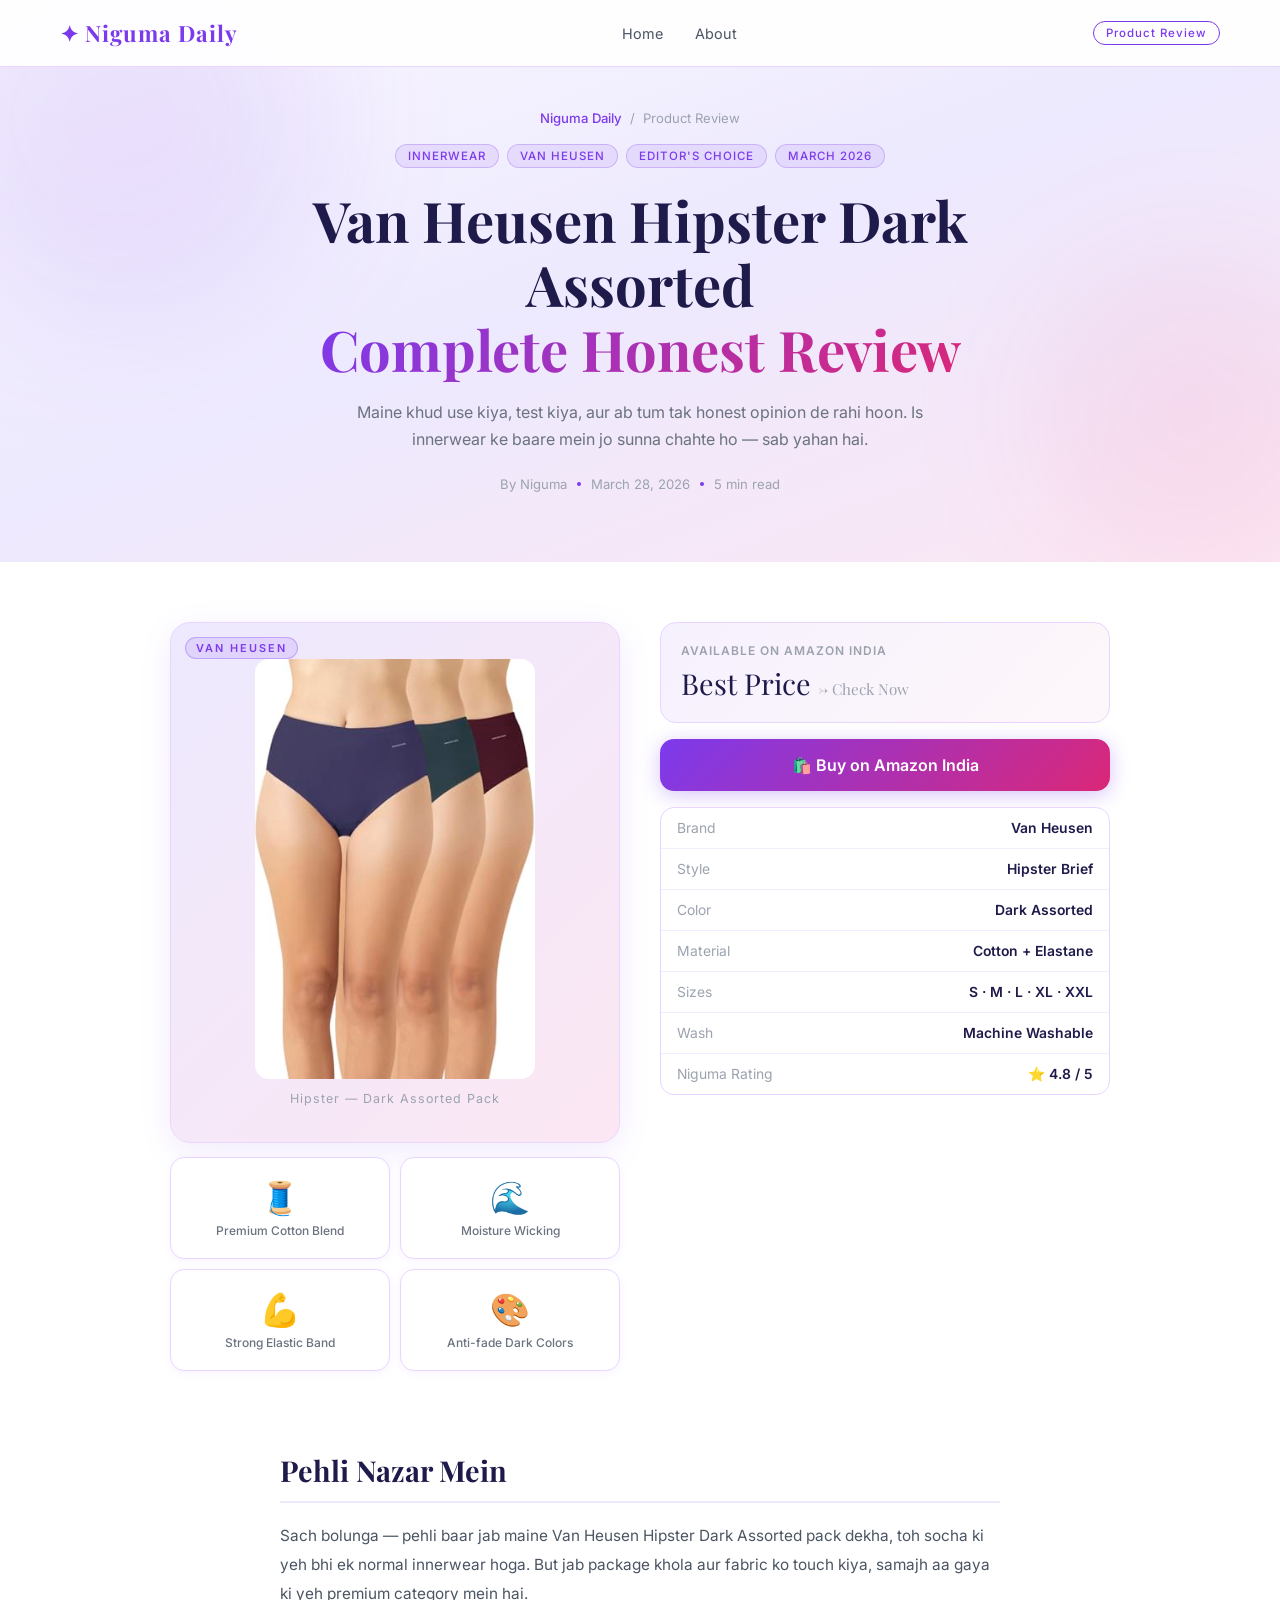
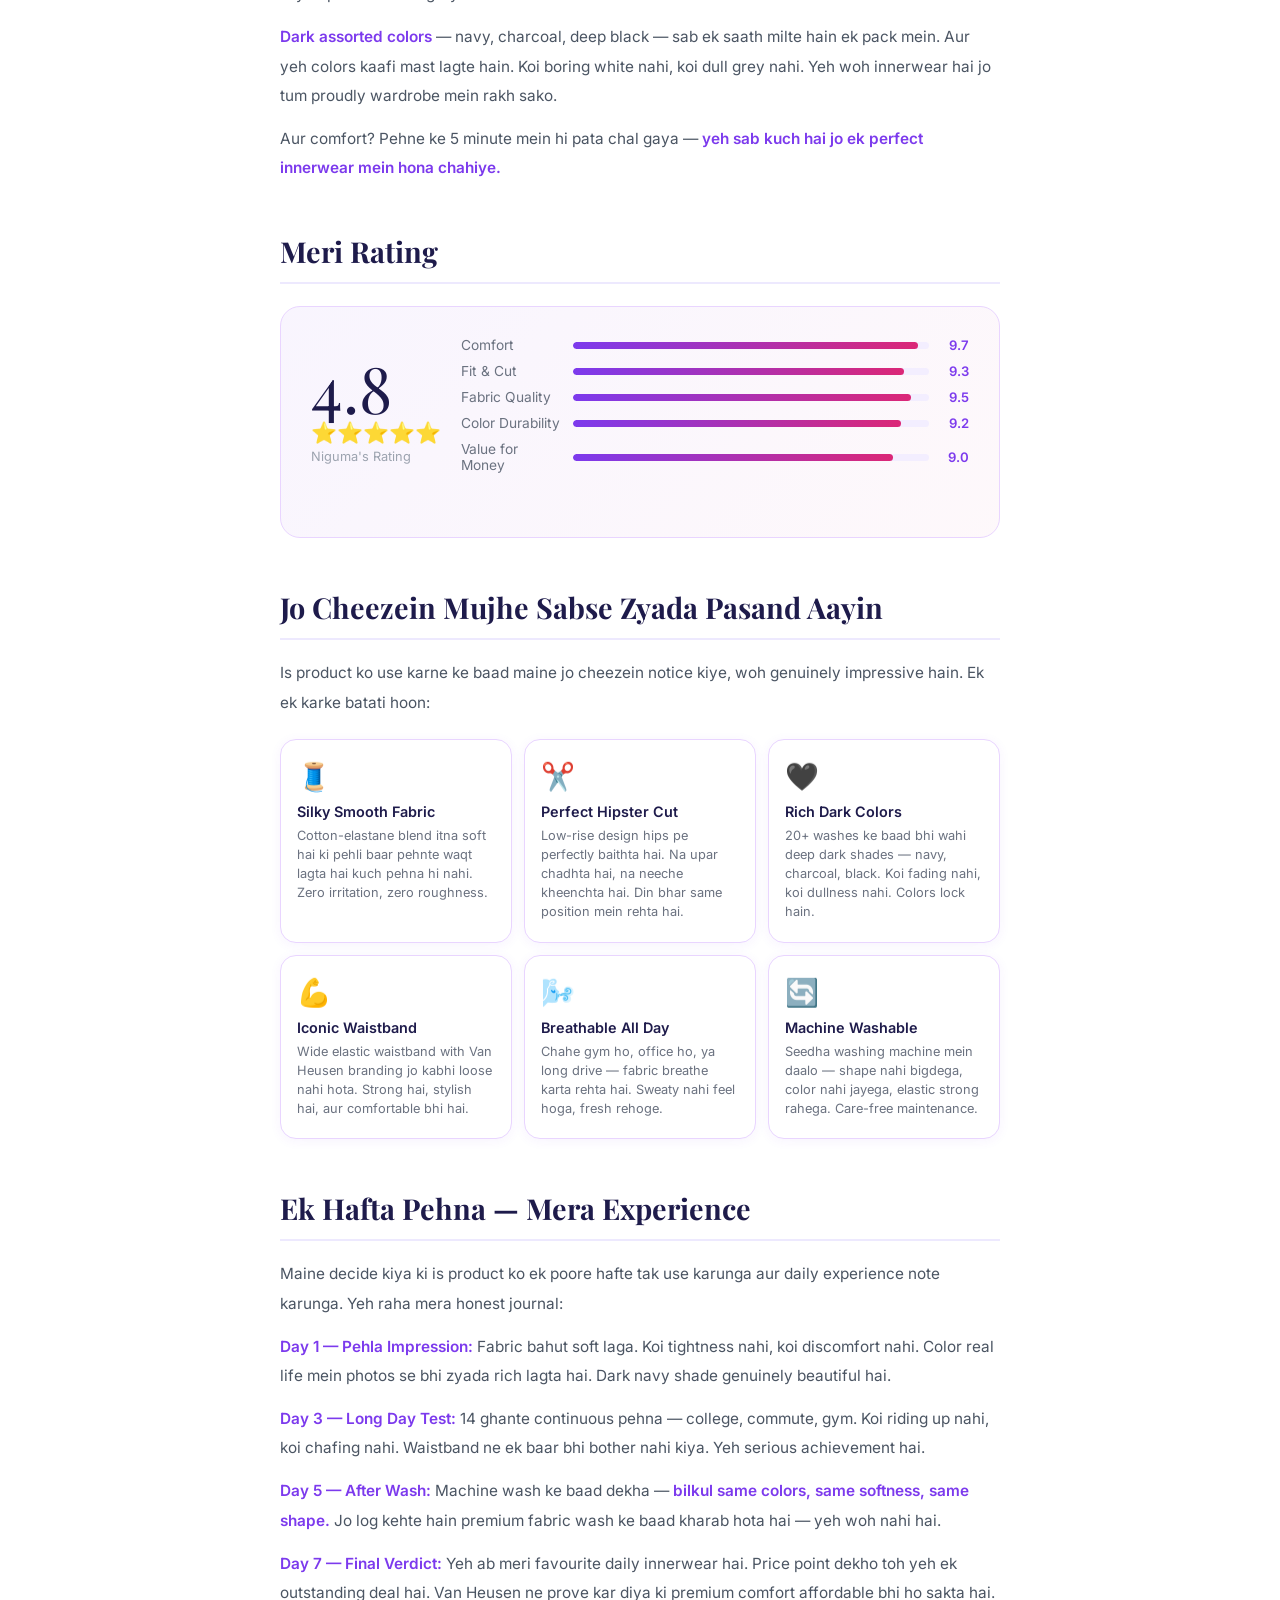
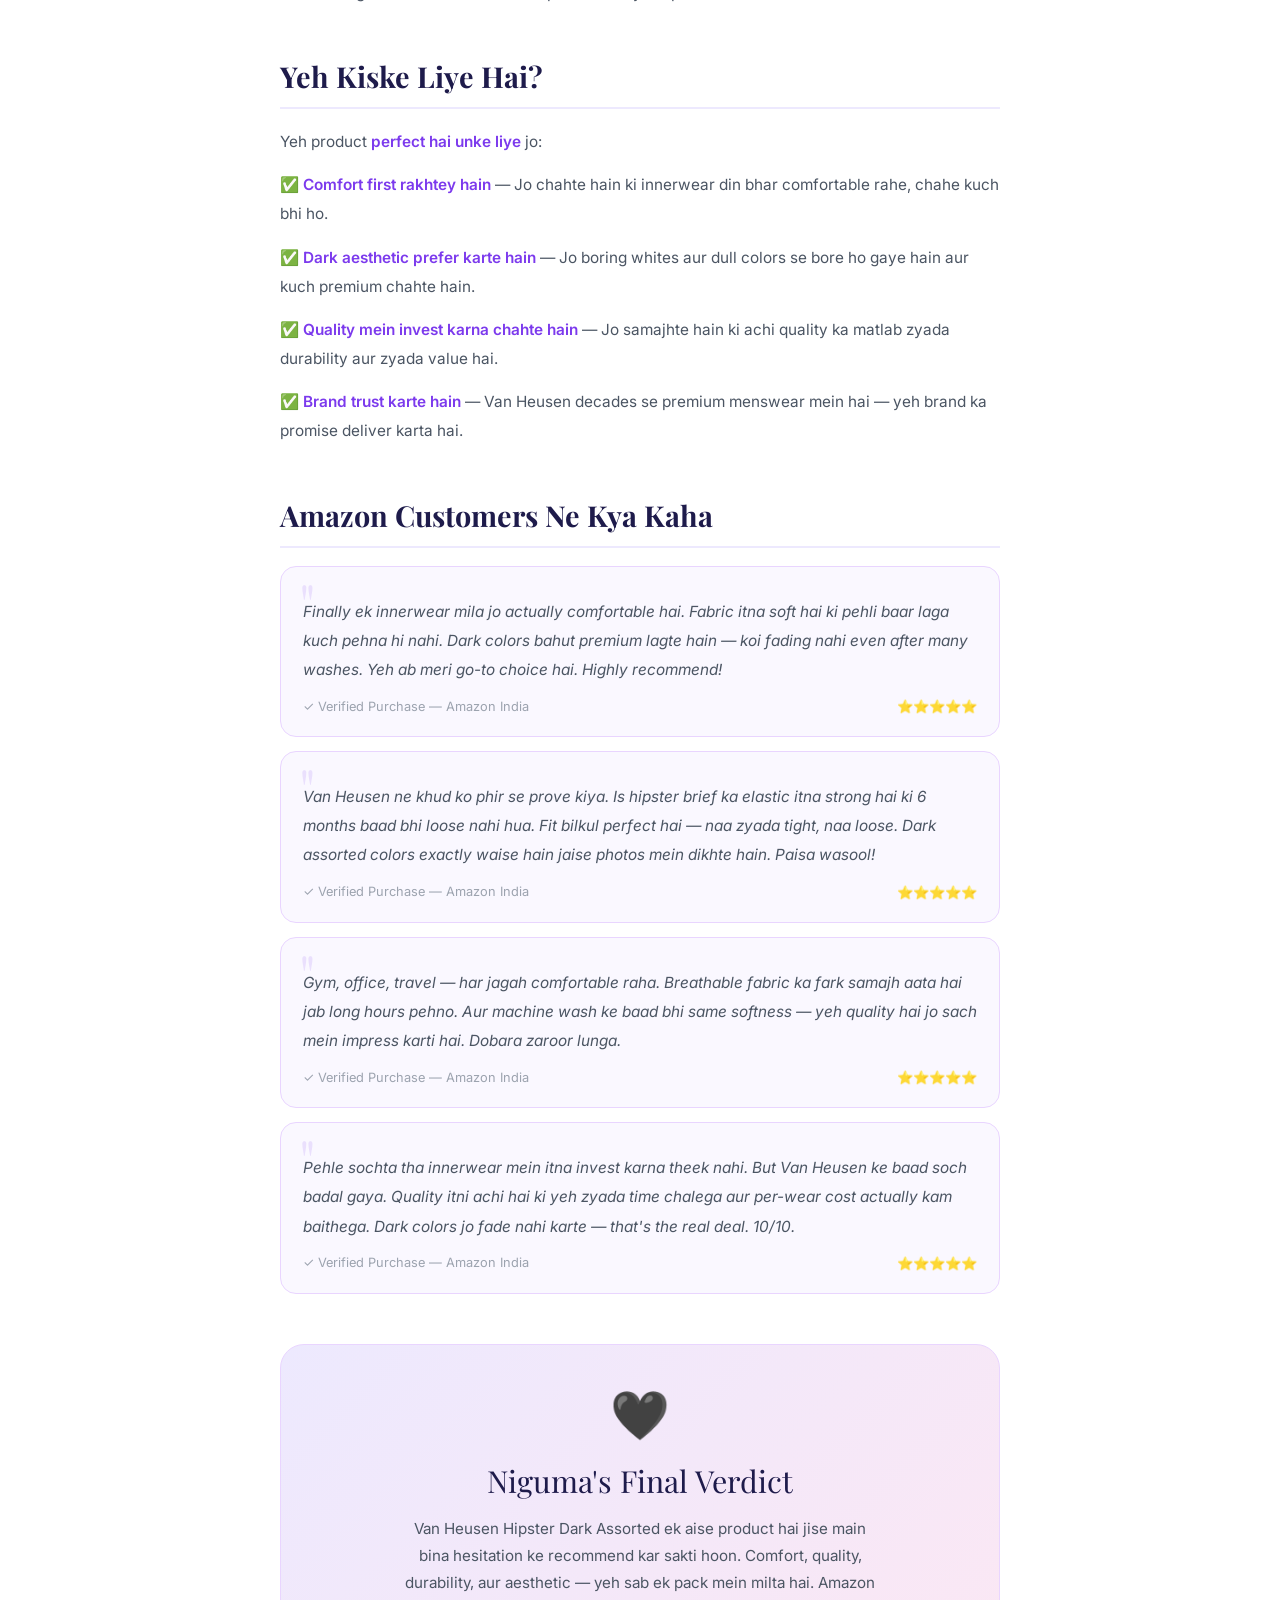
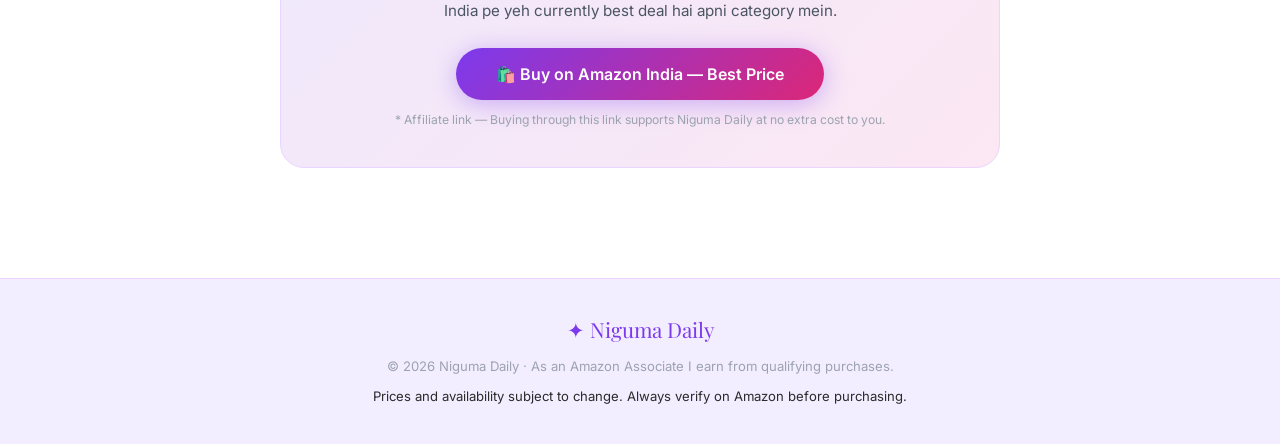
<file: van-heusen-hipster-review.html>
<!DOCTYPE html>
<html lang="en">
<head>
    <meta charset="UTF-8">
    <meta name="viewport" content="width=device-width, initial-scale=1.0">
    <title>Van Heusen Hipster Review 2026 — Best Men's Innerwear on Amazon India | Niguma Daily</title>
    <meta name="description" content="Complete honest review of Van Heusen Hipster Dark Assorted. Comfort, fit, fabric quality, price — everything you need to know before buying on Amazon India.">
    <link href="https://fonts.googleapis.com/css2?family=Playfair+Display:ital,wght@0,400;0,700;1,400&family=Inter:wght@300;400;500;600&display=swap" rel="stylesheet">
    <link rel="stylesheet" href="./style.css">
    <style>
        /* BLOG — LIGHT THEME + MOBILE OPTIMIZED */
        .blog-hero {
            min-height: 60vh;
            background: linear-gradient(160deg, #faf8ff 0%, #ede9fe 50%, #fce7f3 100%);
            display: flex; align-items: center; justify-content: center;
            padding: 110px 20px 70px; text-align: center;
            position: relative; overflow: hidden;
        }
        .orb-hero { position: absolute; border-radius: 50%; filter: blur(70px); pointer-events: none; }
        .orb-h1 { width: 400px; height: 400px; background: rgba(124,58,237,0.1); top: -80px; left: -80px; }
        .orb-h2 { width: 300px; height: 300px; background: rgba(219,39,119,0.07); bottom: 0; right: -60px; }

        .blog-hero-content { position: relative; z-index: 1; max-width: 750px; }
        .blog-crumb { color: #9ca3af; font-size: 0.82rem; margin-bottom: 18px; }
        .blog-crumb a { color: #7c3aed; text-decoration: none; font-weight: 500; }
        .blog-meta-row { display: flex; gap: 8px; justify-content: center; flex-wrap: wrap; margin-bottom: 20px; }
        .blog-tag {
            background: rgba(124,58,237,0.1); border: 1px solid rgba(124,58,237,0.25);
            color: #7c3aed; font-size: 0.72rem;
            padding: 4px 12px; border-radius: 50px; letter-spacing: 1px; font-weight: 500;
        }
        .blog-h1 {
            font-family: 'Playfair Display', serif;
            font-size: clamp(2rem, 5vw, 3.5rem);
            color: #1e1b4b; line-height: 1.15; margin-bottom: 18px;
        }
        .blog-intro { color: #6b7280; font-size: 1rem; line-height: 1.7; margin-bottom: 22px; max-width: 580px; margin-inline: auto; }
        .blog-author { display: flex; align-items: center; gap: 10px; justify-content: center; color: #9ca3af; font-size: 0.82rem; flex-wrap: wrap; }
        .author-dot { width: 4px; height: 4px; background: #7c3aed; border-radius: 50%; }

        /* PRODUCT SHOWCASE */
        .product-showcase {
            max-width: 980px; margin: 0 auto;
            padding: 60px 20px;
            display: grid; grid-template-columns: 1fr 1fr;
            gap: 40px; align-items: start;
            background: #ffffff;
        }
        .showcase-images { display: flex; flex-direction: column; gap: 14px; }
        .img-main {
            background: linear-gradient(135deg, #ede9fe, #fce7f3);
            border: 1.5px solid #e9d5ff;
            border-radius: 20px; padding: 36px 24px;
            text-align: center; position: relative; overflow: hidden;
            box-shadow: 0 8px 32px rgba(124,58,237,0.1);
        }
        .img-brand-tag {
            position: absolute; top: 14px; left: 14px;
            background: rgba(124,58,237,0.12); border: 1px solid rgba(124,58,237,0.3);
            color: #7c3aed; font-size: 0.68rem; padding: 3px 10px;
            border-radius: 50px; letter-spacing: 2px; font-weight: 600;
        }
        .img-product-name {
            font-size: 0.78rem; color: #9ca3af; letter-spacing: 1px; margin-top: 12px;
        }
        .img-grid { display: grid; grid-template-columns: 1fr 1fr; gap: 10px; }
        .img-small {
            background: #fff; border: 1.5px solid #e9d5ff;
            border-radius: 14px; padding: 20px 14px;
            text-align: center; transition: all 0.2s;
            box-shadow: 0 2px 10px rgba(124,58,237,0.06);
        }
        .img-small:hover { border-color: #7c3aed; transform: translateY(-2px); }
        .img-small span { font-size: 2rem; display: block; margin-bottom: 6px; }
        .img-small p { color: #6b7280; font-size: 0.75rem; font-weight: 500; }

        /* QUICK INFO */
        .quick-info { display: flex; flex-direction: column; gap: 16px; }
        .qi-price-box {
            background: linear-gradient(135deg, rgba(124,58,237,0.07), rgba(219,39,119,0.04));
            border: 1.5px solid #e9d5ff; border-radius: 16px; padding: 20px;
        }
        .qi-price-label { color: #9ca3af; font-size: 0.75rem; letter-spacing: 1px; margin-bottom: 6px; font-weight: 600; }
        .qi-price { font-family: 'Playfair Display', serif; font-size: 1.8rem; color: #1e1b4b; }
        .qi-price span { font-size: 0.95rem; color: #9ca3af; }
        .qi-cta {
            display: block; width: 100%;
            background: linear-gradient(135deg, #7c3aed, #db2777);
            color: #fff; padding: 16px;
            border-radius: 14px; text-decoration: none;
            font-size: 1rem; font-weight: 600; text-align: center;
            box-shadow: 0 4px 20px rgba(124,58,237,0.3);
            transition: transform 0.2s, box-shadow 0.2s;
        }
        .qi-cta:hover { transform: translateY(-2px); box-shadow: 0 8px 30px rgba(124,58,237,0.4); }
        .qi-specs { display: flex; flex-direction: column; background: #fff; border: 1.5px solid #e9d5ff; border-radius: 14px; overflow: hidden; }
        .qi-spec-row {
            display: flex; justify-content: space-between; align-items: center;
            padding: 12px 16px; border-bottom: 1px solid #f3eeff; font-size: 0.87rem;
        }
        .qi-spec-row:last-child { border-bottom: none; }
        .qi-spec-row span:first-child { color: #9ca3af; }
        .qi-spec-row span:last-child { color: #1e1b4b; font-weight: 600; }

        /* BLOG ARTICLE */
        .blog-article { max-width: 760px; margin: 0 auto; padding: 20px 20px 70px; background: #fff; }
        .article-section { margin-bottom: 50px; }
        .article-section h2 {
            font-family: 'Playfair Display', serif;
            font-size: 1.8rem; color: #1e1b4b;
            margin-bottom: 18px; padding-bottom: 12px;
            border-bottom: 2px solid #ede9fe;
        }
        .article-section p { color: #4b5563; line-height: 1.9; font-size: 0.96rem; margin-bottom: 14px; }
        .article-section strong { color: #7c3aed; font-weight: 600; }

        /* FEATURE CARDS */
        .feature-grid { display: grid; grid-template-columns: repeat(auto-fit, minmax(180px, 1fr)); gap: 12px; margin-top: 22px; }
        .feat-card {
            background: #fff; border: 1.5px solid #e9d5ff;
            border-radius: 16px; padding: 20px 16px;
            transition: all 0.3s; box-shadow: 0 2px 12px rgba(124,58,237,0.06);
        }
        .feat-card:hover { border-color: #7c3aed; transform: translateY(-3px); box-shadow: 0 8px 24px rgba(124,58,237,0.15); }
        .feat-icon { font-size: 1.7rem; margin-bottom: 10px; }
        .feat-card h4 { color: #1e1b4b; font-size: 0.9rem; margin-bottom: 6px; font-weight: 600; }
        .feat-card p { color: #6b7280; font-size: 0.8rem; margin: 0; line-height: 1.5; }

        /* RATING */
        .rating-full {
            background: linear-gradient(135deg, rgba(124,58,237,0.05), rgba(219,39,119,0.03));
            border: 1.5px solid #e9d5ff; border-radius: 20px; padding: 30px; margin: 22px 0;
        }
        .rating-top { display: flex; align-items: center; gap: 20px; margin-bottom: 24px; flex-wrap: wrap; }
        .big-score { font-family: 'Playfair Display', serif; font-size: 4rem; color: #1e1b4b; line-height: 1; }
        .score-label { color: #9ca3af; font-size: 0.8rem; margin-top: 4px; }
        .score-stars { font-size: 1.3rem; }
        .rating-bar-row { display: flex; align-items: center; gap: 12px; margin-bottom: 10px; font-size: 0.86rem; }
        .rbar-label { width: 100px; color: #6b7280; flex-shrink: 0; }
        .rbar-track { flex: 1; height: 7px; background: #f3eeff; border-radius: 10px; overflow: hidden; }
        .rbar-fill { height: 100%; background: linear-gradient(90deg, #7c3aed, #db2777); border-radius: 10px; }
        .rbar-num { color: #7c3aed; font-size: 0.82rem; font-weight: 600; width: 28px; text-align: right; }

        /* REVIEWS */
        .review-card {
            background: #faf8ff; border: 1.5px solid #e9d5ff;
            border-radius: 16px; padding: 22px;
            margin-bottom: 14px; position: relative;
        }
        .review-card::before {
            content: '"'; position: absolute; top: 8px; left: 18px;
            font-size: 3.5rem; color: rgba(124,58,237,0.12);
            font-family: 'Playfair Display', serif; line-height: 1;
        }
        .review-text { color: #4b5563; font-style: italic; line-height: 1.8; font-size: 0.93rem; margin-bottom: 12px; padding-top: 8px; }
        .review-footer { display: flex; align-items: center; justify-content: space-between; flex-wrap: wrap; gap: 6px; }
        .review-name { color: #9ca3af; font-size: 0.8rem; }
        .review-stars { font-size: 0.82rem; }

        /* VERDICT */
        .verdict {
            background: linear-gradient(135deg, #ede9fe, #fce7f3);
            border: 1.5px solid #e9d5ff;
            border-radius: 24px; padding: 40px 30px; text-align: center; margin: 40px 0;
        }
        .verdict-title { font-family: 'Playfair Display', serif; font-size: 1.9rem; color: #1e1b4b; margin-bottom: 14px; }
        .verdict p { color: #4b5563; max-width: 480px; margin: 0 auto 24px; line-height: 1.8; font-size: 0.95rem; }
        .verdict-cta {
            display: inline-block;
            background: linear-gradient(135deg, #7c3aed, #db2777);
            color: #fff; padding: 16px 40px;
            border-radius: 50px; text-decoration: none;
            font-size: 1rem; font-weight: 600;
            box-shadow: 0 4px 24px rgba(124,58,237,0.35);
            transition: transform 0.2s, box-shadow 0.2s;
        }
        .verdict-cta:hover { transform: translateY(-3px); box-shadow: 0 8px 40px rgba(124,58,237,0.45); }
        .affiliate-disc { color: #9ca3af; font-size: 0.76rem; margin-top: 12px; }

        /* MOBILE */
        @media (max-width: 768px) {
            .product-showcase { grid-template-columns: 1fr; gap: 24px; padding: 40px 16px; }
            .blog-article { padding: 16px 16px 50px; }
            .blog-h1 { font-size: 1.9rem; }
            .feature-grid { grid-template-columns: 1fr 1fr; }
            .verdict { padding: 28px 20px; }
            .verdict-cta { padding: 14px 28px; width: 100%; display: block; }
            .rating-top { flex-direction: column; align-items: flex-start; gap: 12px; }
            .rbar-label { width: 80px; font-size: 0.78rem; }
        }

        @media (max-width: 400px) {
            .feature-grid { grid-template-columns: 1fr; }
            .img-grid { grid-template-columns: 1fr 1fr; }
            .blog-h1 { font-size: 1.6rem; }
        }
    </style>
</head>
<body>
    <div class="cursor-glow" id="cursorGlow"></div>

    <nav class="navbar" id="navbar">
        <div class="nav-logo">✦ Niguma Daily</div>
        <div class="nav-links">
            <a href="./index.html">Home</a>
            <a href="./index.html#about">About</a>
        </div>
        <div class="nav-tag">Product Review</div>
    </nav>

    <!-- Blog Hero -->
    <section class="blog-hero">
        <div class="orb-hero orb-h1"></div>
        <div class="orb-hero orb-h2"></div>
        <div class="blog-hero-content">
            <div class="blog-crumb"><a href="./index.html">Niguma Daily</a> &nbsp;/&nbsp; Product Review</div>
            <div class="blog-meta-row">
                <span class="blog-tag">INNERWEAR</span>
                <span class="blog-tag">VAN HEUSEN</span>
                <span class="blog-tag">EDITOR'S CHOICE</span>
                <span class="blog-tag">MARCH 2026</span>
            </div>
            <h1 class="blog-h1">Van Heusen Hipster Dark Assorted<br><span class="gradient-text">Complete Honest Review</span></h1>
            <p class="blog-intro">Maine khud use kiya, test kiya, aur ab tum tak honest opinion de rahi hoon. Is innerwear ke baare mein jo sunna chahte ho — sab yahan hai.</p>
            <div class="blog-author">
                <span>By Niguma</span>
                <span class="author-dot"></span>
                <span>March 28, 2026</span>
                <span class="author-dot"></span>
                <span>5 min read</span>
            </div>
        </div>
    </section>

    <!-- Product Showcase -->
    <div class="product-showcase">
        <!-- Left: Images -->
        <div class="showcase-images">
            <div class="img-main">
                <div class="img-brand-tag">VAN HEUSEN</div>
                <img src="./product.jpg" alt="Van Heusen Hipster Dark Assorted" style="width:100%;max-width:280px;border-radius:14px;position:relative;z-index:1;display:block;margin:0 auto;">
                <div class="img-product-name">Hipster — Dark Assorted Pack</div>
            </div>
            <div class="img-grid">
                <div class="img-small">
                    <span>🧵</span>
                    <p>Premium Cotton Blend</p>
                </div>
                <div class="img-small">
                    <span>🌊</span>
                    <p>Moisture Wicking</p>
                </div>
                <div class="img-small">
                    <span>💪</span>
                    <p>Strong Elastic Band</p>
                </div>
                <div class="img-small">
                    <span>🎨</span>
                    <p>Anti-fade Dark Colors</p>
                </div>
            </div>
        </div>

        <!-- Right: Quick Info -->
        <div class="quick-info">
            <div class="qi-price-box">
                <div class="qi-price-label">AVAILABLE ON AMAZON INDIA</div>
                <div class="qi-price">Best Price <span>→ Check Now</span></div>
            </div>

            <a href="https://amzn.to/4lTySBv" target="_blank" rel="nofollow" class="qi-cta">
                🛍️ Buy on Amazon India
            </a>

            <div class="qi-specs">
                <div class="qi-spec-row">
                    <span>Brand</span><span>Van Heusen</span>
                </div>
                <div class="qi-spec-row">
                    <span>Style</span><span>Hipster Brief</span>
                </div>
                <div class="qi-spec-row">
                    <span>Color</span><span>Dark Assorted</span>
                </div>
                <div class="qi-spec-row">
                    <span>Material</span><span>Cotton + Elastane</span>
                </div>
                <div class="qi-spec-row">
                    <span>Sizes</span><span>S · M · L · XL · XXL</span>
                </div>
                <div class="qi-spec-row">
                    <span>Wash</span><span>Machine Washable</span>
                </div>
                <div class="qi-spec-row">
                    <span>Niguma Rating</span><span>⭐ 4.8 / 5</span>
                </div>
            </div>
        </div>
    </div>

    <!-- Blog Article -->
    <div class="blog-article">

        <!-- Intro -->
        <div class="article-section">
            <h2>Pehli Nazar Mein</h2>
            <p>Sach bolunga — pehli baar jab maine Van Heusen Hipster Dark Assorted pack dekha, toh socha ki yeh bhi ek normal innerwear hoga. But jab package khola aur fabric ko touch kiya, samajh aa gaya ki yeh premium category mein hai.</p>
            <p><strong>Dark assorted colors</strong> — navy, charcoal, deep black — sab ek saath milte hain ek pack mein. Aur yeh colors kaafi mast lagte hain. Koi boring white nahi, koi dull grey nahi. Yeh woh innerwear hai jo tum proudly wardrobe mein rakh sako.</p>
            <p>Aur comfort? Pehne ke 5 minute mein hi pata chal gaya — <strong>yeh sab kuch hai jo ek perfect innerwear mein hona chahiye.</strong></p>
        </div>

        <!-- Ratings -->
        <div class="article-section">
            <h2>Meri Rating</h2>
            <div class="rating-full">
                <div class="rating-top">
                    <div>
                        <div class="big-score">4.8</div>
                        <div class="score-stars">⭐⭐⭐⭐⭐</div>
                        <div class="score-label">Niguma's Rating</div>
                    </div>
                    <div style="flex:1">
                        <div class="rating-bar-row">
                            <span class="rbar-label">Comfort</span>
                            <div class="rbar-track"><div class="rbar-fill" style="width:97%"></div></div>
                            <span class="rbar-num">9.7</span>
                        </div>
                        <div class="rating-bar-row">
                            <span class="rbar-label">Fit & Cut</span>
                            <div class="rbar-track"><div class="rbar-fill" style="width:93%"></div></div>
                            <span class="rbar-num">9.3</span>
                        </div>
                        <div class="rating-bar-row">
                            <span class="rbar-label">Fabric Quality</span>
                            <div class="rbar-track"><div class="rbar-fill" style="width:95%"></div></div>
                            <span class="rbar-num">9.5</span>
                        </div>
                        <div class="rating-bar-row">
                            <span class="rbar-label">Color Durability</span>
                            <div class="rbar-track"><div class="rbar-fill" style="width:92%"></div></div>
                            <span class="rbar-num">9.2</span>
                        </div>
                        <div class="rating-bar-row">
                            <span class="rbar-label">Value for Money</span>
                            <div class="rbar-track"><div class="rbar-fill" style="width:90%"></div></div>
                            <span class="rbar-num">9.0</span>
                        </div>
                    </div>
                </div>
            </div>
        </div>

        <!-- Features -->
        <div class="article-section">
            <h2>Jo Cheezein Mujhe Sabse Zyada Pasand Aayin</h2>
            <p>Is product ko use karne ke baad maine jo cheezein notice kiye, woh genuinely impressive hain. Ek ek karke batati hoon:</p>
            <div class="feature-grid">
                <div class="feat-card">
                    <div class="feat-icon">🧵</div>
                    <h4>Silky Smooth Fabric</h4>
                    <p>Cotton-elastane blend itna soft hai ki pehli baar pehnte waqt lagta hai kuch pehna hi nahi. Zero irritation, zero roughness.</p>
                </div>
                <div class="feat-card">
                    <div class="feat-icon">✂️</div>
                    <h4>Perfect Hipster Cut</h4>
                    <p>Low-rise design hips pe perfectly baithta hai. Na upar chadhta hai, na neeche kheenchta hai. Din bhar same position mein rehta hai.</p>
                </div>
                <div class="feat-card">
                    <div class="feat-icon">🖤</div>
                    <h4>Rich Dark Colors</h4>
                    <p>20+ washes ke baad bhi wahi deep dark shades — navy, charcoal, black. Koi fading nahi, koi dullness nahi. Colors lock hain.</p>
                </div>
                <div class="feat-card">
                    <div class="feat-icon">💪</div>
                    <h4>Iconic Waistband</h4>
                    <p>Wide elastic waistband with Van Heusen branding jo kabhi loose nahi hota. Strong hai, stylish hai, aur comfortable bhi hai.</p>
                </div>
                <div class="feat-card">
                    <div class="feat-icon">🌬️</div>
                    <h4>Breathable All Day</h4>
                    <p>Chahe gym ho, office ho, ya long drive — fabric breathe karta rehta hai. Sweaty nahi feel hoga, fresh rehoge.</p>
                </div>
                <div class="feat-card">
                    <div class="feat-icon">🔄</div>
                    <h4>Machine Washable</h4>
                    <p>Seedha washing machine mein daalo — shape nahi bigdega, color nahi jayega, elastic strong rahega. Care-free maintenance.</p>
                </div>
            </div>
        </div>

        <!-- Detailed Review -->
        <div class="article-section">
            <h2>Ek Hafta Pehna — Mera Experience</h2>
            <p>Maine decide kiya ki is product ko ek poore hafte tak use karunga aur daily experience note karunga. Yeh raha mera honest journal:</p>
            <p><strong>Day 1 — Pehla Impression:</strong> Fabric bahut soft laga. Koi tightness nahi, koi discomfort nahi. Color real life mein photos se bhi zyada rich lagta hai. Dark navy shade genuinely beautiful hai.</p>
            <p><strong>Day 3 — Long Day Test:</strong> 14 ghante continuous pehna — college, commute, gym. Koi riding up nahi, koi chafing nahi. Waistband ne ek baar bhi bother nahi kiya. Yeh serious achievement hai.</p>
            <p><strong>Day 5 — After Wash:</strong> Machine wash ke baad dekha — <strong>bilkul same colors, same softness, same shape.</strong> Jo log kehte hain premium fabric wash ke baad kharab hota hai — yeh woh nahi hai.</p>
            <p><strong>Day 7 — Final Verdict:</strong> Yeh ab meri favourite daily innerwear hai. Price point dekho toh yeh ek outstanding deal hai. Van Heusen ne prove kar diya ki premium comfort affordable bhi ho sakta hai.</p>
        </div>

        <!-- Who Should Buy -->
        <div class="article-section">
            <h2>Yeh Kiske Liye Hai?</h2>
            <p>Yeh product <strong>perfect hai unke liye</strong> jo:</p>
            <p>✅ <strong>Comfort first rakhtey hain</strong> — Jo chahte hain ki innerwear din bhar comfortable rahe, chahe kuch bhi ho.</p>
            <p>✅ <strong>Dark aesthetic prefer karte hain</strong> — Jo boring whites aur dull colors se bore ho gaye hain aur kuch premium chahte hain.</p>
            <p>✅ <strong>Quality mein invest karna chahte hain</strong> — Jo samajhte hain ki achi quality ka matlab zyada durability aur zyada value hai.</p>
            <p>✅ <strong>Brand trust karte hain</strong> — Van Heusen decades se premium menswear mein hai — yeh brand ka promise deliver karta hai.</p>
        </div>

        <!-- Customer Reviews -->
        <div class="article-section">
            <h2>Amazon Customers Ne Kya Kaha</h2>

            <div class="review-card">
                <p class="review-text">Finally ek innerwear mila jo actually comfortable hai. Fabric itna soft hai ki pehli baar laga kuch pehna hi nahi. Dark colors bahut premium lagte hain — koi fading nahi even after many washes. Yeh ab meri go-to choice hai. Highly recommend!</p>
                <div class="review-footer">
                    <span class="review-name">✓ Verified Purchase — Amazon India</span>
                    <span class="review-stars">⭐⭐⭐⭐⭐</span>
                </div>
            </div>

            <div class="review-card">
                <p class="review-text">Van Heusen ne khud ko phir se prove kiya. Is hipster brief ka elastic itna strong hai ki 6 months baad bhi loose nahi hua. Fit bilkul perfect hai — naa zyada tight, naa loose. Dark assorted colors exactly waise hain jaise photos mein dikhte hain. Paisa wasool!</p>
                <div class="review-footer">
                    <span class="review-name">✓ Verified Purchase — Amazon India</span>
                    <span class="review-stars">⭐⭐⭐⭐⭐</span>
                </div>
            </div>

            <div class="review-card">
                <p class="review-text">Gym, office, travel — har jagah comfortable raha. Breathable fabric ka fark samajh aata hai jab long hours pehno. Aur machine wash ke baad bhi same softness — yeh quality hai jo sach mein impress karti hai. Dobara zaroor lunga.</p>
                <div class="review-footer">
                    <span class="review-name">✓ Verified Purchase — Amazon India</span>
                    <span class="review-stars">⭐⭐⭐⭐⭐</span>
                </div>
            </div>

            <div class="review-card">
                <p class="review-text">Pehle sochta tha innerwear mein itna invest karna theek nahi. But Van Heusen ke baad soch badal gaya. Quality itni achi hai ki yeh zyada time chalega aur per-wear cost actually kam baithega. Dark colors jo fade nahi karte — that's the real deal. 10/10.</p>
                <div class="review-footer">
                    <span class="review-name">✓ Verified Purchase — Amazon India</span>
                    <span class="review-stars">⭐⭐⭐⭐⭐</span>
                </div>
            </div>
        </div>

        <!-- Verdict -->
        <div class="verdict">
            <div style="font-size:3rem; margin-bottom:16px">🖤</div>
            <div class="verdict-title">Niguma's Final Verdict</div>
            <p>Van Heusen Hipster Dark Assorted ek aise product hai jise main bina hesitation ke recommend kar sakti hoon. Comfort, quality, durability, aur aesthetic — yeh sab ek pack mein milta hai. Amazon India pe yeh currently best deal hai apni category mein.</p>
            <a href="https://amzn.to/4lTySBv" target="_blank" rel="nofollow" class="verdict-cta">
                🛍️ Buy on Amazon India — Best Price
            </a>
            <div class="affiliate-disc">* Affiliate link — Buying through this link supports Niguma Daily at no extra cost to you.</div>
        </div>

    </div>

    <footer>
        <div class="footer-logo">✦ Niguma Daily</div>
        <p>© 2026 Niguma Daily · As an Amazon Associate I earn from qualifying purchases.</p>
        <p style="margin-top:8px; color:#2a2a2a;">Prices and availability subject to change. Always verify on Amazon before purchasing.</p>
    </footer>

    <script>
        const glow = document.getElementById('cursorGlow');
        document.addEventListener('mousemove', (e) => {
            glow.style.left = e.clientX + 'px';
            glow.style.top = e.clientY + 'px';
        });
        window.addEventListener('scroll', () => {
            document.getElementById('navbar').classList.toggle('scrolled', window.scrollY > 50);
        });
        const observer = new IntersectionObserver((entries) => {
            entries.forEach(entry => {
                if (entry.isIntersecting) {
                    entry.target.style.opacity = '1';
                    entry.target.style.transform = 'translateY(0)';
                }
            });
        }, { threshold: 0.1 });
        document.querySelectorAll('.feat-card, .review-card, .img-small').forEach(el => {
            el.style.opacity = '0';
            el.style.transform = 'translateY(25px)';
            el.style.transition = 'opacity 0.5s ease, transform 0.5s ease';
            observer.observe(el);
        });
    </script>
</body>
</html>
</file>
<file: style.css>
/* ===== NIGUMA DAILY — LIGHT THEME + MOBILE OPTIMIZED ===== */
@import url('https://fonts.googleapis.com/css2?family=Playfair+Display:ital,wght@0,400;0,700;1,400&family=Inter:wght@300;400;500;600&display=swap');

* { margin: 0; padding: 0; box-sizing: border-box; }

:root {
    --purple: #7c3aed;
    --purple-mid: #9333ea;
    --purple-light: #ede9fe;
    --pink: #db2777;
    --bg: #ffffff;
    --bg2: #faf8ff;
    --bg3: #f3eeff;
    --text: #1e1b4b;
    --text-mid: #4b5563;
    --text-light: #9ca3af;
    --border: #e9d5ff;
    --shadow: rgba(124,58,237,0.1);
}

html { scroll-behavior: smooth; }

body {
    font-family: 'Inter', sans-serif;
    background: var(--bg);
    color: var(--text);
    overflow-x: hidden;
}

/* ===== NAVBAR ===== */
.navbar {
    display: flex; align-items: center; justify-content: space-between;
    padding: 18px 60px;
    position: fixed; top: 0; left: 0; right: 0; z-index: 1000;
    background: rgba(255,255,255,0.92);
    backdrop-filter: blur(20px);
    border-bottom: 1px solid var(--border);
    transition: all 0.3s;
}
.navbar.scrolled { padding: 12px 60px; box-shadow: 0 4px 20px var(--shadow); }

.nav-logo {
    font-family: 'Playfair Display', serif;
    font-size: 1.4rem; color: var(--purple);
    letter-spacing: 1px; font-weight: 700;
}

.nav-links a {
    color: var(--text-mid); text-decoration: none;
    margin-left: 28px; font-size: 0.9rem;
    transition: color 0.2s;
}
.nav-links a:hover { color: var(--purple); }

.nav-tag {
    font-size: 0.72rem; color: var(--purple);
    border: 1px solid var(--purple);
    padding: 4px 12px; border-radius: 50px;
    letter-spacing: 1px; font-weight: 500;
}

/* ===== HERO ===== */
.hero {
    min-height: 100vh;
    display: flex; align-items: center; justify-content: center;
    text-align: center; position: relative; overflow: hidden;
    background: linear-gradient(160deg, #faf8ff 0%, #f3eeff 50%, #fce7f3 100%);
    padding: 100px 20px 60px;
}

.hero-bg-orb { position: absolute; border-radius: 50%; filter: blur(80px); pointer-events: none; }
.orb1 { width: 400px; height: 400px; background: rgba(124,58,237,0.12); top: -50px; left: -100px; }
.orb2 { width: 350px; height: 350px; background: rgba(219,39,119,0.08); bottom: 0; right: -80px; }
.orb3 { width: 250px; height: 250px; background: rgba(167,139,250,0.1); top: 30%; left: 50%; transform: translateX(-50%); }

.hero-content { position: relative; z-index: 1; max-width: 700px; }

.hero-badge {
    display: inline-block;
    background: rgba(124,58,237,0.1);
    border: 1px solid rgba(124,58,237,0.25);
    color: var(--purple); font-size: 0.78rem;
    padding: 6px 18px; border-radius: 50px;
    letter-spacing: 2px; margin-bottom: 24px;
    font-weight: 500;
}

.hero-title {
    font-family: 'Playfair Display', serif;
    font-size: clamp(2.6rem, 6vw, 5rem);
    color: var(--text); line-height: 1.15;
    margin-bottom: 20px;
}

.gradient-text {
    background: linear-gradient(135deg, var(--purple), var(--pink));
    -webkit-background-clip: text;
    -webkit-text-fill-color: transparent;
    background-clip: text;
}

.hero-sub {
    color: var(--text-mid); font-size: 1.05rem; font-weight: 300;
    max-width: 500px; margin: 0 auto 32px; line-height: 1.7;
}

.hero-btns { display: flex; gap: 12px; justify-content: center; flex-wrap: wrap; }

.btn-primary {
    background: linear-gradient(135deg, var(--purple), var(--pink));
    color: #fff; padding: 14px 30px;
    border-radius: 50px; text-decoration: none;
    font-size: 0.92rem; font-weight: 600;
    transition: transform 0.2s, box-shadow 0.2s;
    box-shadow: 0 4px 20px rgba(124,58,237,0.3);
}
.btn-primary:hover { transform: translateY(-2px); box-shadow: 0 8px 30px rgba(124,58,237,0.4); }

.btn-ghost {
    color: var(--purple); text-decoration: none;
    padding: 14px 24px; border-radius: 50px;
    border: 1.5px solid var(--purple); font-size: 0.92rem;
    font-weight: 500; transition: all 0.2s;
}
.btn-ghost:hover { background: var(--purple-light); }

.hero-scroll {
    position: absolute; bottom: 24px; left: 50%; transform: translateX(-50%);
    color: var(--text-light); font-size: 0.72rem; letter-spacing: 3px;
    animation: bounce 2s infinite;
}

/* ===== SECTIONS ===== */
.section { padding: 80px 60px; background: var(--bg2); }

.section-header { text-align: center; margin-bottom: 50px; }

.section-tag {
    font-size: 0.72rem; letter-spacing: 3px;
    color: var(--purple); text-transform: uppercase; font-weight: 600;
}

.section-title {
    font-family: 'Playfair Display', serif;
    font-size: 2.2rem; color: var(--text);
    margin: 10px 0 8px;
}

.section-sub { color: var(--text-mid); font-size: 0.92rem; }

/* ===== SINGLE PRODUCT ===== */
.single-product {
    display: grid;
    grid-template-columns: 1fr 1fr;
    gap: 50px; max-width: 980px;
    margin: 0 auto; align-items: center;
}

.product-visual { display: flex; flex-direction: column; gap: 14px; }

.product-img-box {
    background: linear-gradient(135deg, var(--purple-light), #fce7f3);
    border: 1.5px solid var(--border);
    border-radius: 24px; padding: 36px 28px;
    text-align: center; position: relative; overflow: hidden;
    box-shadow: 0 8px 32px var(--shadow);
}

.product-img-box::before {
    content: '';
    position: absolute; width: 180px; height: 180px;
    background: radial-gradient(circle, rgba(124,58,237,0.1) 0%, transparent 70%);
    border-radius: 50%; top: -40px; right: -40px;
}

.product-brand {
    font-size: 0.7rem; letter-spacing: 4px;
    color: var(--purple); margin-bottom: 16px; font-weight: 700;
}

.product-label {
    color: var(--text); font-family: 'Playfair Display', serif;
    font-size: 1rem; margin: 14px 0 8px;
}

.product-sizes { color: var(--text-light); font-size: 0.8rem; letter-spacing: 2px; }

.product-badge-row {
    display: flex; gap: 8px; flex-wrap: wrap; justify-content: center;
}

.pbadge {
    background: #fff; border: 1px solid var(--border);
    color: var(--purple); font-size: 0.7rem;
    padding: 4px 12px; border-radius: 50px; font-weight: 500;
}

/* PRODUCT DETAILS */
.product-rating { display: flex; align-items: center; gap: 10px; margin-bottom: 16px; flex-wrap: wrap; }
.stars { font-size: 1rem; }
.rating-num { font-size: 1rem; color: var(--text); font-weight: 600; }
.rating-label { color: var(--text-light); font-size: 0.8rem; }

.product-name {
    font-family: 'Playfair Display', serif;
    font-size: 1.9rem; color: var(--text); margin-bottom: 14px; line-height: 1.2;
}

.product-desc { color: var(--text-mid); font-size: 0.93rem; line-height: 1.8; margin-bottom: 12px; }

.mini-pros {
    display: grid; grid-template-columns: 1fr 1fr;
    gap: 8px; margin: 20px 0;
}

.mini-pro { color: var(--text-mid); font-size: 0.85rem; }

.product-ctas { display: flex; gap: 12px; flex-wrap: wrap; margin-top: 24px; }

/* ===== ABOUT ===== */
.about-section {
    background: linear-gradient(160deg, var(--purple-light) 0%, #fce7f3 100%);
    padding: 80px 60px; text-align: center; position: relative; overflow: hidden;
}

.about-glow {
    position: absolute; width: 500px; height: 250px;
    background: radial-gradient(ellipse, rgba(124,58,237,0.08) 0%, transparent 70%);
    bottom: 0; left: 50%; transform: translateX(-50%);
}

.about-content { max-width: 580px; margin: 0 auto; position: relative; z-index: 1; }

.about-badge {
    display: inline-block; color: var(--purple);
    font-size: 0.72rem; letter-spacing: 3px; margin-bottom: 18px; font-weight: 600;
}

.about-content h2 {
    font-family: 'Playfair Display', serif;
    font-size: 2.5rem; color: var(--text); margin-bottom: 18px;
}

.about-content p { color: var(--text-mid); font-size: 0.97rem; margin-bottom: 14px; line-height: 1.8; }

.disclaimer {
    background: rgba(255,255,255,0.6);
    border: 1px solid var(--border); border-radius: 12px; padding: 14px;
    font-size: 0.83rem !important; color: var(--text-light) !important;
}

.social-row { display: flex; gap: 10px; justify-content: center; margin-top: 24px; flex-wrap: wrap; }

.social-pill {
    color: var(--purple); text-decoration: none;
    border: 1.5px solid var(--purple); padding: 10px 20px;
    border-radius: 50px; font-size: 0.85rem; font-weight: 500;
    background: rgba(255,255,255,0.5); transition: all 0.2s;
}
.social-pill:hover { background: var(--purple); color: #fff; }

/* ===== FOOTER ===== */
footer {
    background: var(--bg3);
    text-align: center; padding: 36px 20px;
    border-top: 1px solid var(--border);
}

.footer-logo {
    font-family: 'Playfair Display', serif;
    font-size: 1.3rem; color: var(--purple); margin-bottom: 12px;
}

footer p { color: var(--text-light); font-size: 0.82rem; line-height: 1.7; }

/* ===== CURSOR GLOW ===== */
.cursor-glow {
    width: 250px; height: 250px;
    background: radial-gradient(circle, rgba(124,58,237,0.08) 0%, transparent 70%);
    position: fixed; border-radius: 50%;
    pointer-events: none; z-index: 0;
    transform: translate(-50%, -50%);
    transition: all 0.1s ease;
}

/* ===== ANIMATIONS ===== */
@keyframes fadeDown {
    from { opacity: 0; transform: translateY(-16px); }
    to { opacity: 1; transform: translateY(0); }
}

@keyframes bounce {
    0%, 100% { transform: translateX(-50%) translateY(0); }
    50% { transform: translateX(-50%) translateY(6px); }
}

/* ===== MOBILE — PHONE FIRST ===== */
@media (max-width: 768px) {
    /* Navbar */
    .navbar { padding: 14px 20px; }
    .navbar.scrolled { padding: 10px 20px; }
    .nav-links { display: none; }
    .nav-tag { font-size: 0.65rem; padding: 3px 10px; }

    /* Hero */
    .hero { padding: 90px 20px 50px; min-height: auto; }
    .hero-title { font-size: 2.2rem; }
    .hero-sub { font-size: 0.95rem; }
    .hero-btns { flex-direction: column; align-items: center; }
    .btn-primary, .btn-ghost { width: 100%; max-width: 280px; text-align: center; }
    .orb1 { width: 200px; height: 200px; }
    .orb2 { width: 180px; height: 180px; }

    /* Sections */
    .section { padding: 50px 20px; }
    .section-title { font-size: 1.8rem; }

    /* Single Product */
    .single-product { grid-template-columns: 1fr; gap: 28px; }
    .product-img-box { padding: 28px 20px; }
    .product-name { font-size: 1.6rem; }
    .mini-pros { grid-template-columns: 1fr; }
    .product-ctas { flex-direction: column; }
    .product-ctas a { text-align: center; }

    /* About */
    .about-section { padding: 50px 20px; }
    .about-content h2 { font-size: 2rem; }

    /* Footer */
    footer { padding: 28px 16px; }
    .cursor-glow { display: none; }
}

@media (max-width: 400px) {
    .hero-title { font-size: 1.9rem; }
    .nav-logo { font-size: 1.1rem; }
    .section-title { font-size: 1.6rem; }
    .about-content h2 { font-size: 1.7rem; }
}
</file>
